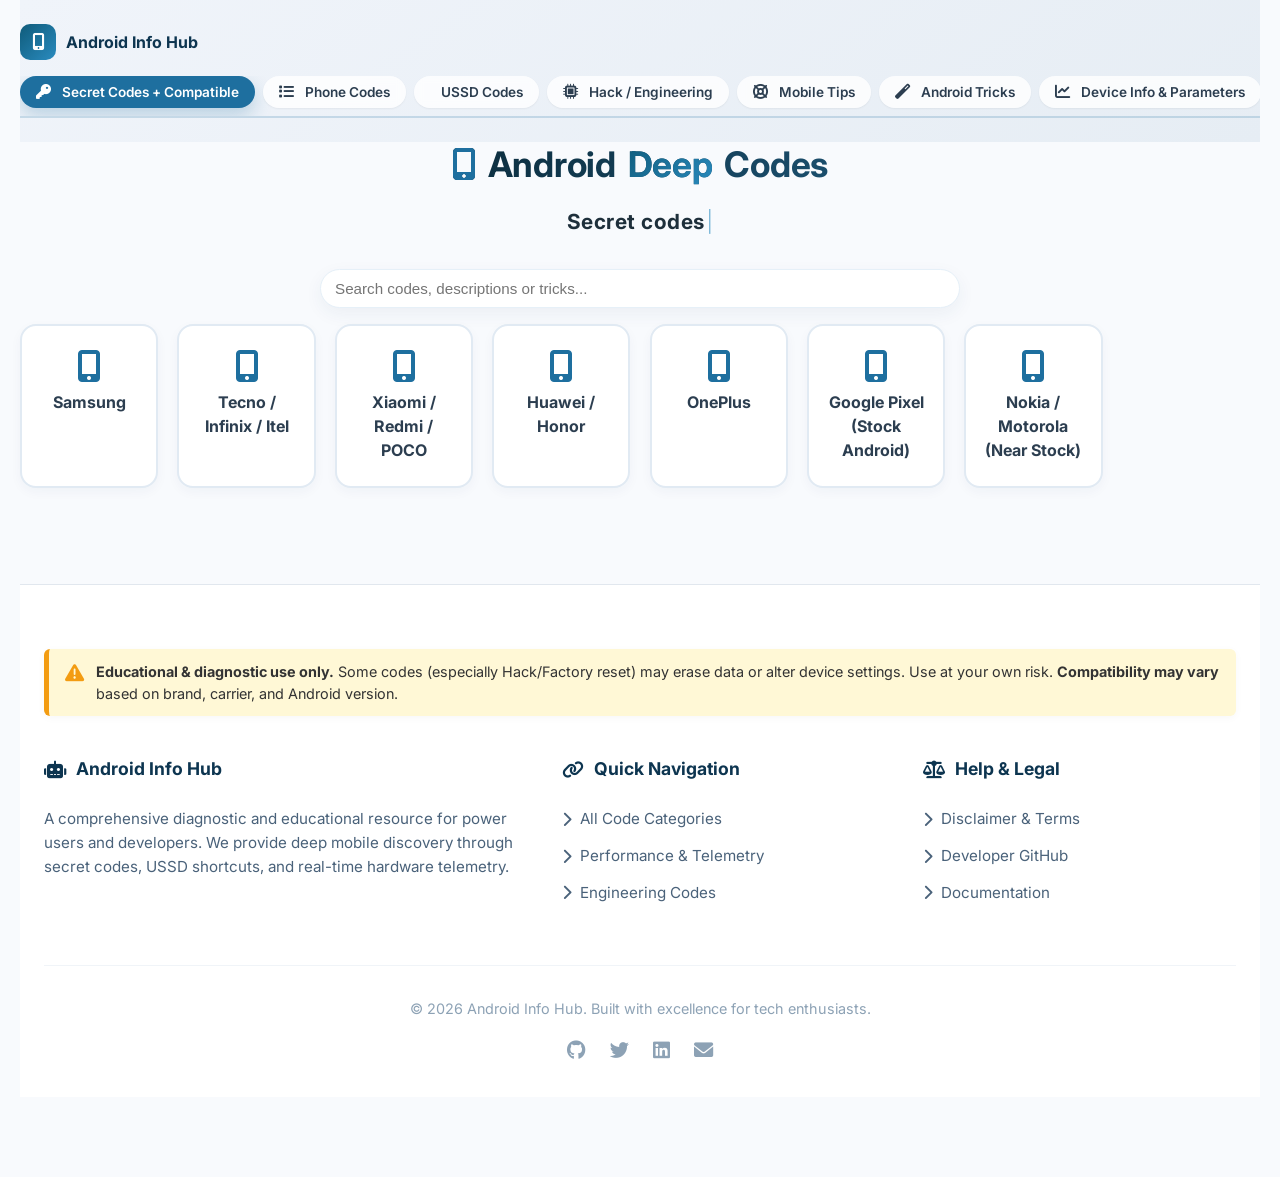
<file: index.html>
<!DOCTYPE html>
<html lang="en">
<head>
    <meta charset="UTF-8">
    <meta name="viewport" content="width=device-width, initial-scale=1.0, viewport-fit=cover, user-scalable=yes">
    <title>Android Info Hub</title>
    <link rel="stylesheet" href="https://cdnjs.cloudflare.com/ajax/libs/font-awesome/6.0.0-beta3/css/all.min.css">
    <link href="https://fonts.googleapis.com/css2?family=Inter:opsz,wght@14..32,400;14..32,500;14..32,600;14..32,700&display=swap" rel="stylesheet">
    <link rel="stylesheet" href="style.css">
</head>
<body>
<div class="container">

    <!-- nav-wrapper: hamburger + collapsible tab menu are siblings, so menu drops right below the button -->
    <div class="nav-wrapper">
        <div class="topbar">
            <div class="topbar-brand">
                <span class="topbar-logo"><i class="fas fa-mobile-alt"></i></span>
                <span class="topbar-title">Android Info Hub</span>
            </div>
            <button id="hamburgerBtn" class="hamburger" aria-label="Toggle menu"><i class="fas fa-bars"></i></button>
        </div>
        <div class="tabs-nav">
            <button class="tab-btn active" data-tab="androidTab"><i class="fas fa-key"></i> Secret Codes + Compatible</button>
            <button class="tab-btn" data-tab="phoneCodesTab"><i class="fas fa-list"></i> Phone Codes</button>
            <button class="tab-btn" data-tab="ussdTab"><i class="fas fa-dial"></i> USSD Codes</button>
            <button class="tab-btn" data-tab="hackTab"><i class="fas fa-microchip"></i> Hack / Engineering</button>
            <button class="tab-btn" data-tab="mobileTipsTab"><i class="fas fa-life-ring"></i> Mobile Tips</button>
            <button class="tab-btn" data-tab="tricksTab"><i class="fas fa-magic"></i> Android Tricks</button>
            <button class="tab-btn" data-tab="deviceTab"><i class="fas fa-chart-line"></i> Device Info &amp; Parameters</button>
        </div>
    </div>

    <div class="hero">
        <h1><i class="fas fa-mobile-alt"></i> Android <span style="background: linear-gradient(135deg,#0f5b7a,#2a8bbf); -webkit-background-clip:text; background-clip:text; color:transparent;">Deep</span> Codes</h1>
                <div class="hero-typewriter-line">
            <span id="heroTyped" class="hero-typed"></span><span class="hero-cursor">|</span>
        </div>
    </div>

  
  <!-- Global search for smart filtering (filters the active panel) -->
    <div style="display:flex; justify-content:center; margin-bottom:1rem;">
        <input id="globalSearch" class="global-search" placeholder="Search codes, descriptions or tricks..." aria-label="Search" />
    </div>

    <!-- SECRET CODES PANEL with compatibility -->
    <div id="androidTab" class="tab-pane active-pane">
        <!-- Brand Categories Grid -->
        <div id="brandsGrid" class="brands-grid"></div>
        
        <!-- Filtered Codes Section (hidden by default) -->
        <div id="brandCodesSection" style="display: none;">
            <div class="brand-header">
                <button id="backToBrandsBtn" class="action-btn back-btn"><i class="fas fa-arrow-left"></i></button>
                <h2 id="brandTitle" class="brand-title">Brand Codes</h2>
            </div>
            <div class="card-grid" id="androidCodesContainer"></div>
            <div class="footer-note" style="margin-top:1.5rem"><i class="fas fa-dialpad"></i> Dial these codes in your phone's dialer. Compatibility badges show which devices typically support each code.</div>
        </div>
    </div>

    <div id="ussdTab" class="tab-pane">
        <div class="card-grid" id="ussdCodesContainer"></div>
        <div class="footer-note" style="margin-top:1.5rem"><i class="fas fa-sim-card"></i> USSD codes vary by carrier &amp; region. Mostly work for network info &amp; call forwarding.</div>
    </div>

    <div id="hackTab" class="tab-pane">
        <div class="card-grid" id="hackCodesContainer"></div>
        <div class="disclaimer-badge" style="margin-top:1rem; background:#ffded5;">
            <i class="fas fa-skull-crosswalk"></i>
            <span><strong>⚠️ DANGER ZONE:</strong> Factory reset codes will wipe all data. Engineering menus can modify radio/network parameters. Use extreme caution.</span>
        </div>
    </div>

    <!-- PHONE CODES (embedded) -->
    <div id="phoneCodesTab" class="tab-pane">
        <div class="info-panel" style="padding:1rem; border-radius:18px; background:white;">
            <h3><i class="fas fa-list"></i> Country Phone Codes</h3>
            <iframe src="phone_codes.html" title="Phone Codes" style="width:100%; height:600px; border:0; border-radius:12px; margin-top:0.8rem;"></iframe>
            <div class="footer-note" style="margin-top:0.8rem;">Embedded phone codes viewer. Open in a new tab if needed.</div>
        </div>
    </div>

    <!-- ANDROID TRICKS PANEL -->
    <div id="tricksTab" class="tab-pane">
        <div class="info-panel" style="background: white; border-radius: 28px; padding: 1.5rem;">
            <h3 style="margin-bottom: 1.5rem;"><i class="fas fa-lightbulb"></i> Useful Android Tricks &amp; Tweaks</h3>
            <div class="tricks-grid" id="tricksContainer">
                <!-- dynamic cards injected via JS -->
            </div>
            <div class="footer-note" style="margin-top: 1.5rem; text-align: left; background: #eef2fa; padding: 1rem; border-radius: 20px;">
                <i class="fas fa-info-circle"></i> These tips work on most Android devices (Android 9+). Some may require minor adjustments per manufacturer.
            </div>
        </div>
    </div>

    <!-- MOBILE TIPS PANEL -->
    <div id="mobileTipsTab" class="tab-pane">
        <div class="info-panel" style="background: white; border-radius: 28px; padding: 1.5rem;">
            <h3 style="margin-bottom: 1.5rem;"><i class="fas fa-lightbulb"></i> Practical Mobile Tips</h3>
            <div class="tricks-grid" id="mobileTipsContainer"></div>
            <div class="footer-note" style="margin-top:1.5rem; background:#eef2fa; padding:1rem; border-radius:20px;">
                <i class="fas fa-android"></i> These tips work on most Android devices (Android 9+). Some settings may vary by brand.
            </div>
        </div>
    </div>

    <div id="deviceTab" class="tab-pane">
        <div class="info-panel">
            <div style="display: flex; justify-content: space-between; align-items: center; flex-wrap: wrap; margin-bottom: 1.5rem;">
                <h3><i class="fas fa-tachometer-alt"></i> On-Device Telemetry Dashboard</h3>
                <button class="refresh-btn" id="refreshDeviceInfo"><i class="fas fa-sync-alt"></i> Run Diagnostics</button>
            </div>

            <!-- 1. Identity & Core Info -->
            <div class="telemetry-section">
                <h4><i class="fas fa-fingerprint"></i> 1. Device Identity & Core Info</h4>
                <div id="identityGrid" class="info-grid"></div>
            </div>

            <!-- 2. Hardware Health & Performance -->
            <div class="telemetry-section">
                <h4><i class="fas fa-heartbeat"></i> 2. Hardware Health & Resource Metrics</h4>
                <div id="healthGrid" class="info-grid"></div>
            </div>

            <!-- 3. Connectivity & Environment -->
            <div class="telemetry-section">
                <h4><i class="fas fa-wifi"></i> 3. Connectivity & Environment</h4>
                <div id="connectivityGrid" class="info-grid"></div>
            </div>

            <!-- 4. Software & Application Metrics -->
            <div class="telemetry-section">
                <h4><i class="fas fa-box-open"></i> 4. Software & Application Metrics</h4>
                <div id="softwareGrid" class="info-grid"></div>
            </div>
        </div>
    </div>

    <footer class="main-footer">
        <div class="global-warning-banner">
            <i class="fas fa-exclamation-triangle"></i>
            <div>
                <strong>Educational & diagnostic use only.</strong> Some codes (especially Hack/Factory reset) may erase data or alter device settings. Use at your own risk. <strong>Compatibility may vary</strong> based on brand, carrier, and Android version.
            </div>
        </div>
        <div class="footer-grid">
            <div class="footer-column">
                <h4><i class="fas fa-robot"></i> Android Info Hub</h4>
                <p>A comprehensive diagnostic and educational resource for power users and developers. We provide deep mobile discovery through secret codes, USSD shortcuts, and real-time hardware telemetry.</p>
            </div>
            <div class="footer-column">
                <h4><i class="fas fa-link"></i> Quick Navigation</h4>
                <ul class="footer-links-list">
                    <li><a href="javascript:void(0)" onclick="document.querySelector('[data-tab=androidTab]').click()"><i class="fas fa-chevron-right"></i> All Code Categories</a></li>
                    <li><a href="javascript:void(0)" onclick="document.querySelector('[data-tab=deviceTab]').click()"><i class="fas fa-chevron-right"></i> Performance & Telemetry</a></li>
                    <li><a href="javascript:void(0)" onclick="document.querySelector('[data-tab=hackTab]').click()"><i class="fas fa-chevron-right"></i> Engineering Codes</a></li>
                </ul>
            </div>
            <div class="footer-column">
                <h4><i class="fas fa-balance-scale"></i> Help & Legal</h4>
                <ul class="footer-links-list">
                    <li><a href="disclaimer.html"><i class="fas fa-chevron-right"></i> Disclaimer & Terms</a></li>
                    <li><a href="https://github.com/devwhitewizard" target="_blank"><i class="fas fa-chevron-right"></i> Developer GitHub</a></li>
                    <li><a href="README.md"><i class="fas fa-chevron-right"></i> Documentation</a></li>
                </ul>
            </div>
        </div>
        <div class="footer-bottom">
            <p>&copy; 2026 Android Info Hub. Built with excellence for tech enthusiasts.</p>
            <div class="footer-socials">
                <a href="#"><i class="fab fa-github"></i></a>
                <a href="#"><i class="fab fa-twitter"></i></a>
                <a href="#"><i class="fab fa-linkedin"></i></a>
                <a href="#"><i class="fas fa-envelope"></i></a>
            </div>
        </div>
    </footer>
</div>
<div id="toastMsg" class="toast-msg">✅ Copied to clipboard</div>

<script src="script.js"></script>

<script>
    // Typewriter effect for hero section   
(function () {
  const phrases = [
    "Secret codes",
    "USSD commands",
    "Diagnostic tools",
    "Device telemetry",
    "Compatibility guides"
  ];
  const el = document.getElementById("heroTyped");
  let phraseIdx = 0, charIdx = 0, deleting = false;
  const typeSpeed = 70, deleteSpeed = 40, pauseAfterType = 1600, pauseAfterDelete = 400;

  function tick() {
    const current = phrases[phraseIdx];
    if (!deleting) {
      el.textContent = current.slice(0, ++charIdx);
      if (charIdx === current.length) {
        deleting = true;
        return setTimeout(tick, pauseAfterType);
      }
      setTimeout(tick, typeSpeed);
    } else {
      el.textContent = current.slice(0, --charIdx);
      if (charIdx === 0) {
        deleting = false;
        phraseIdx = (phraseIdx + 1) % phrases.length;
        return setTimeout(tick, pauseAfterDelete);
      }
      setTimeout(tick, deleteSpeed);
    }
  }
  setTimeout(tick, 500);
})();
</script>
</body>
</html>
</file>
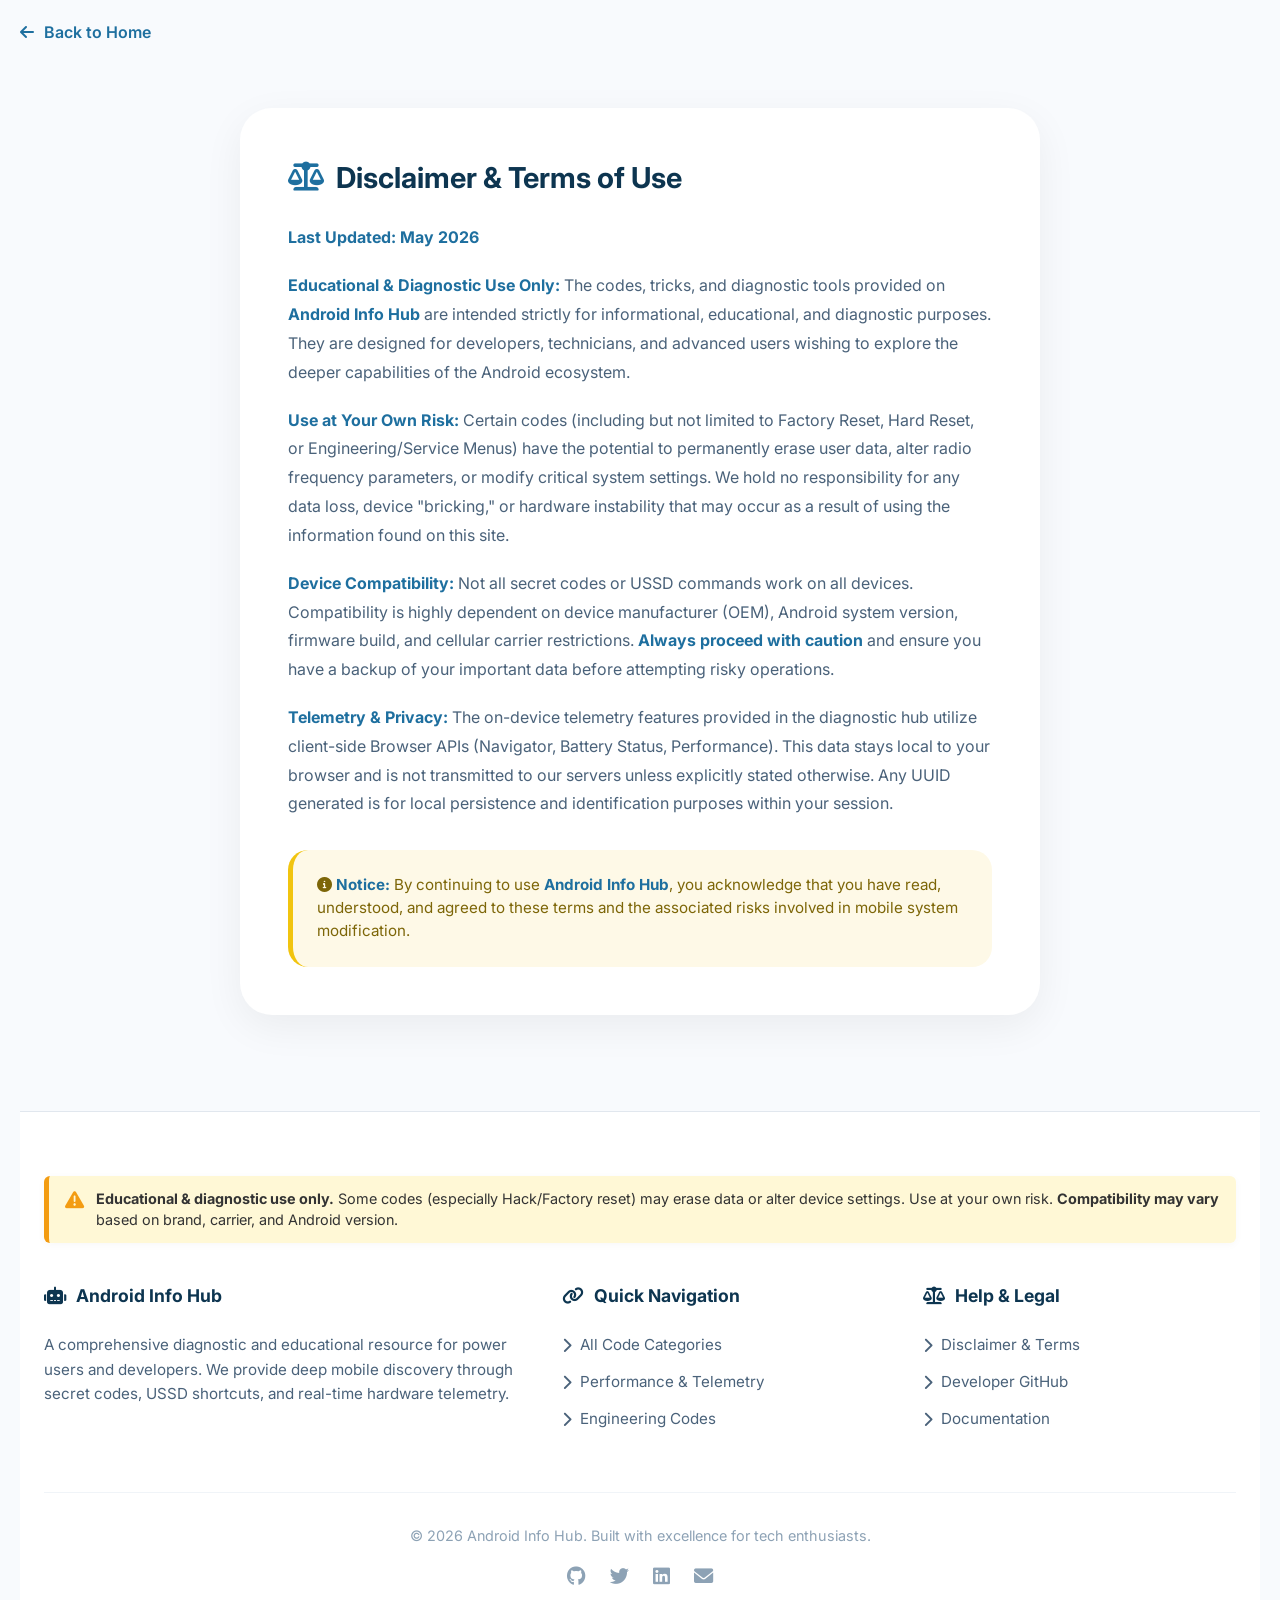
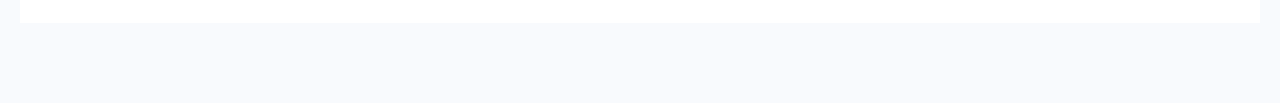
<file: disclaimer.html>
<!DOCTYPE html>
<html lang="en">
<head>
    <meta charset="UTF-8">
    <meta name="viewport" content="width=device-width, initial-scale=1.0, viewport-fit=cover">
    <title>Disclaimer & Terms - Android Info Hub</title>
    <link rel="stylesheet" href="https://cdnjs.cloudflare.com/ajax/libs/font-awesome/6.0.0-beta3/css/all.min.css">
    <link href="https://fonts.googleapis.com/css2?family=Inter:opsz,wght@14..32,400;14..32,500;14..32,600;14..32,700&display=swap" rel="stylesheet">
    <link rel="stylesheet" href="style.css">
    <style>
        .disclaimer-page {
            max-width: 800px;
            margin: 2rem auto;
            background: white;
            padding: 3rem;
            border-radius: 32px;
            box-shadow: 0 12px 40px rgba(0,0,0,0.06);
        }
        .back-home {
            display: inline-flex;
            align-items: center;
            gap: 10px;
            color: #1e6f9f;
            text-decoration: none;
            font-weight: 600;
            margin-bottom: 2rem;
            transition: 0.2s;
        }
        .back-home:hover {
            transform: translateX(-5px);
            color: #0d3550;
        }
        h2 {
            color: #0d3550;
            margin-bottom: 1.5rem;
            font-size: 1.8rem;
            display: flex;
            align-items: center;
            gap: 12px;
        }
        .legal-content p {
            line-height: 1.8;
            color: #4a627a;
            margin-bottom: 1.2rem;
        }
        .legal-content strong {
            color: #1e6f9f;
        }
        .notice-box {
            margin-top: 2rem;
            padding: 1.5rem;
            background: #fef9e7;
            border-radius: 20px;
            border-left: 5px solid #f1c40f;
            color: #7d6608;
            font-size: 0.95rem;
        }
    </style>
</head>
<body>
    <div class="container">
        <a href="index.html" class="back-home"><i class="fas fa-arrow-left"></i> Back to Home</a>
        
        <div class="disclaimer-page">
            <h2><i class="fas fa-balance-scale" style="color: #1e6f9f;"></i> Disclaimer & Terms of Use</h2>
            
            <div class="legal-content">
                <p><strong>Last Updated: May 2026</strong></p>
                
                <p><strong>Educational & Diagnostic Use Only:</strong> 
                The codes, tricks, and diagnostic tools provided on <strong>Android Info Hub</strong> are intended strictly for informational, educational, and diagnostic purposes. They are designed for developers, technicians, and advanced users wishing to explore the deeper capabilities of the Android ecosystem.</p>
                
                <p><strong>Use at Your Own Risk:</strong> 
                Certain codes (including but not limited to Factory Reset, Hard Reset, or Engineering/Service Menus) have the potential to permanently erase user data, alter radio frequency parameters, or modify critical system settings. We hold no responsibility for any data loss, device "bricking," or hardware instability that may occur as a result of using the information found on this site.</p>
                
                <p><strong>Device Compatibility:</strong> 
                Not all secret codes or USSD commands work on all devices. Compatibility is highly dependent on device manufacturer (OEM), Android system version, firmware build, and cellular carrier restrictions. <strong>Always proceed with caution</strong> and ensure you have a backup of your important data before attempting risky operations.</p>
                
                <p><strong>Telemetry & Privacy:</strong> 
                The on-device telemetry features provided in the diagnostic hub utilize client-side Browser APIs (Navigator, Battery Status, Performance). This data stays local to your browser and is not transmitted to our servers unless explicitly stated otherwise. Any UUID generated is for local persistence and identification purposes within your session.</p>

                <div class="notice-box">
                    <i class="fas fa-info-circle"></i> <strong>Notice:</strong> 
                    By continuing to use <strong>Android Info Hub</strong>, you acknowledge that you have read, understood, and agreed to these terms and the associated risks involved in mobile system modification.
                </div>
            </div>
        </div>
        
        <footer class="main-footer">
            <div class="global-warning-banner">
                <i class="fas fa-exclamation-triangle"></i>
                <div>
                    <strong>Educational & diagnostic use only.</strong> Some codes (especially Hack/Factory reset) may erase data or alter device settings. Use at your own risk. <strong>Compatibility may vary</strong> based on brand, carrier, and Android version.
                </div>
            </div>
            <div class="footer-grid">
                <div class="footer-column">
                    <h4><i class="fas fa-robot"></i> Android Info Hub</h4>
                    <p>A comprehensive diagnostic and educational resource for power users and developers. We provide deep mobile discovery through secret codes, USSD shortcuts, and real-time hardware telemetry.</p>
                </div>
                <div class="footer-column">
                    <h4><i class="fas fa-link"></i> Quick Navigation</h4>
                    <ul class="footer-links-list">
                        <li><a href="index.html"><i class="fas fa-chevron-right"></i> All Code Categories</a></li>
                        <li><a href="index.html"><i class="fas fa-chevron-right"></i> Performance & Telemetry</a></li>
                        <li><a href="index.html"><i class="fas fa-chevron-right"></i> Engineering Codes</a></li>
                    </ul>
                </div>
                <div class="footer-column">
                    <h4><i class="fas fa-balance-scale"></i> Help & Legal</h4>
                    <ul class="footer-links-list">
                        <li><a href="disclaimer.html"><i class="fas fa-chevron-right"></i> Disclaimer & Terms</a></li>
                        <li><a href="https://github.com/devwhitewizard" target="_blank"><i class="fas fa-chevron-right"></i> Developer GitHub</a></li>
                        <li><a href="README.md"><i class="fas fa-chevron-right"></i> Documentation</a></li>
                    </ul>
                </div>
            </div>
            <div class="footer-bottom">
                <p>&copy; 2026 Android Info Hub. Built with excellence for tech enthusiasts.</p>
                <div class="footer-socials">
                    <a href="#"><i class="fab fa-github"></i></a>
                    <a href="#"><i class="fab fa-twitter"></i></a>
                    <a href="#"><i class="fab fa-linkedin"></i></a>
                    <a href="#"><i class="fas fa-envelope"></i></a>
                </div>
            </div>
        </footer>
    </div>
</body>
</html>
</file>
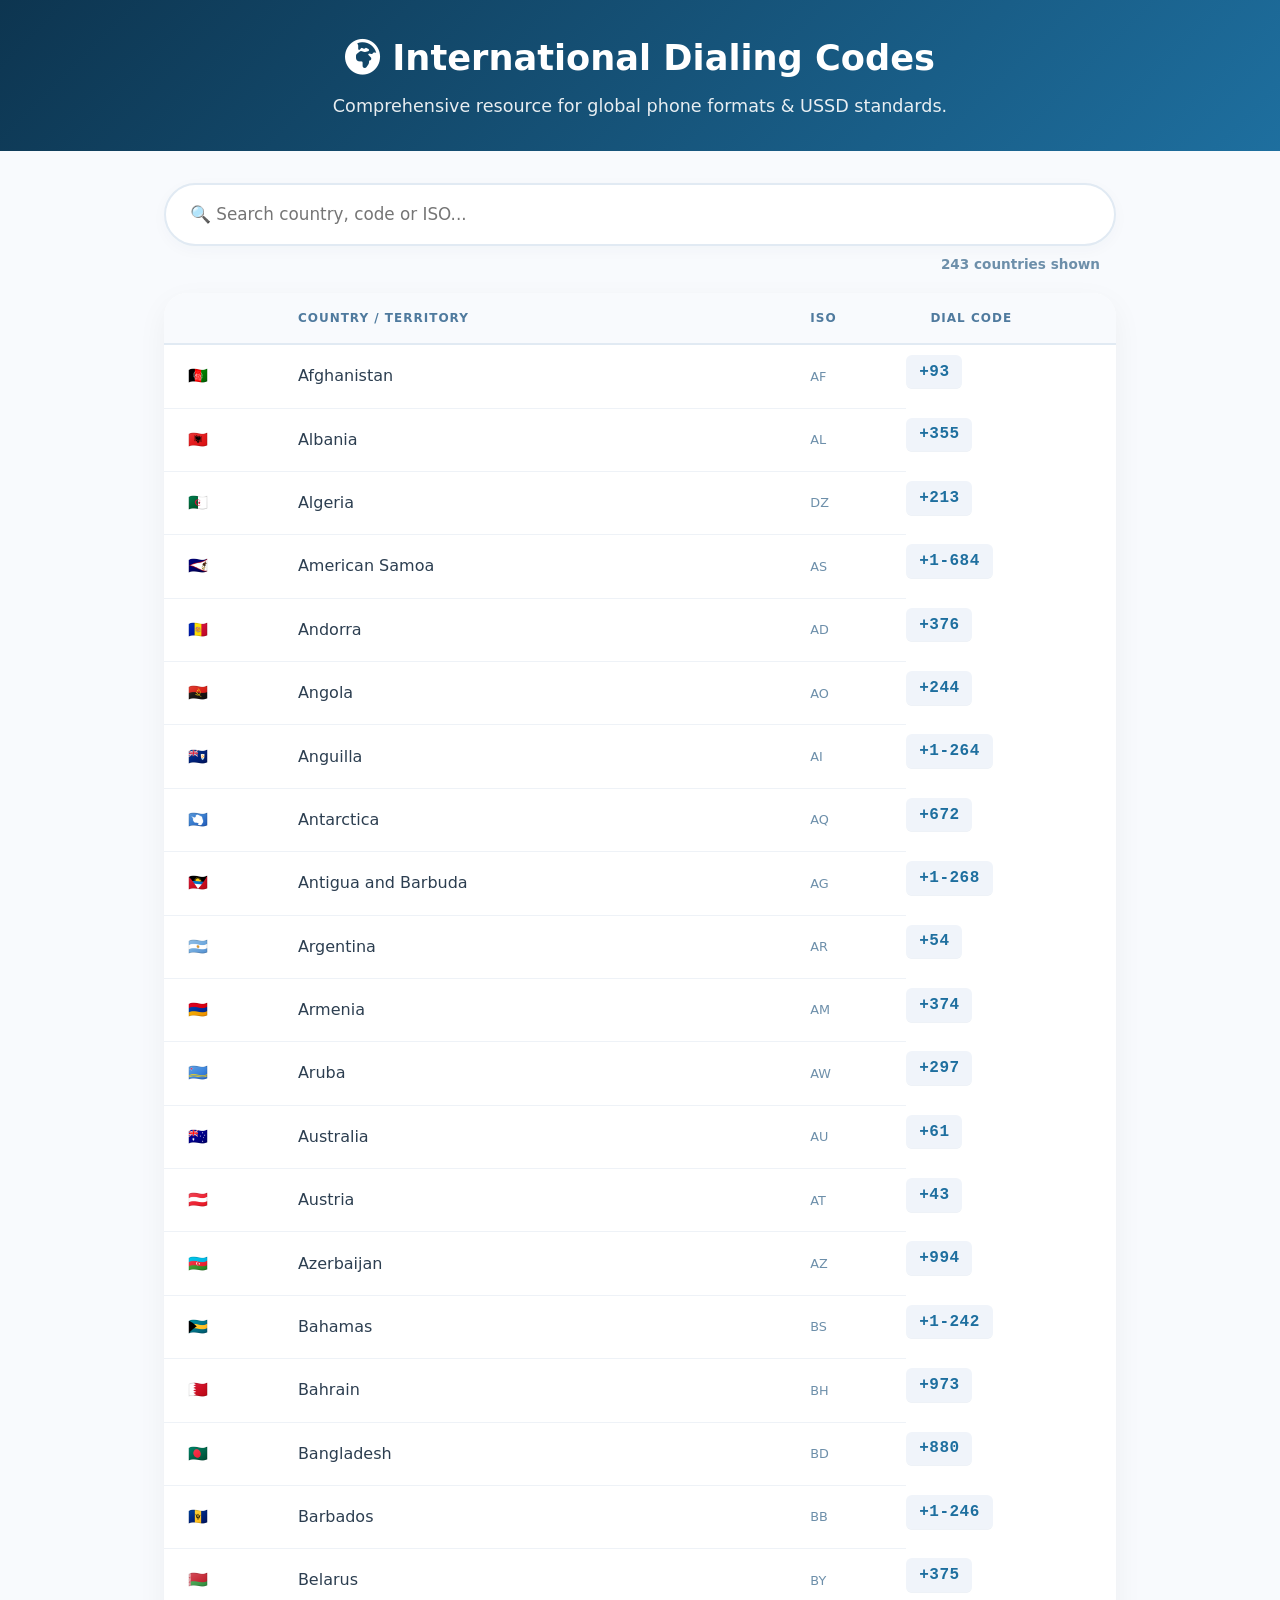
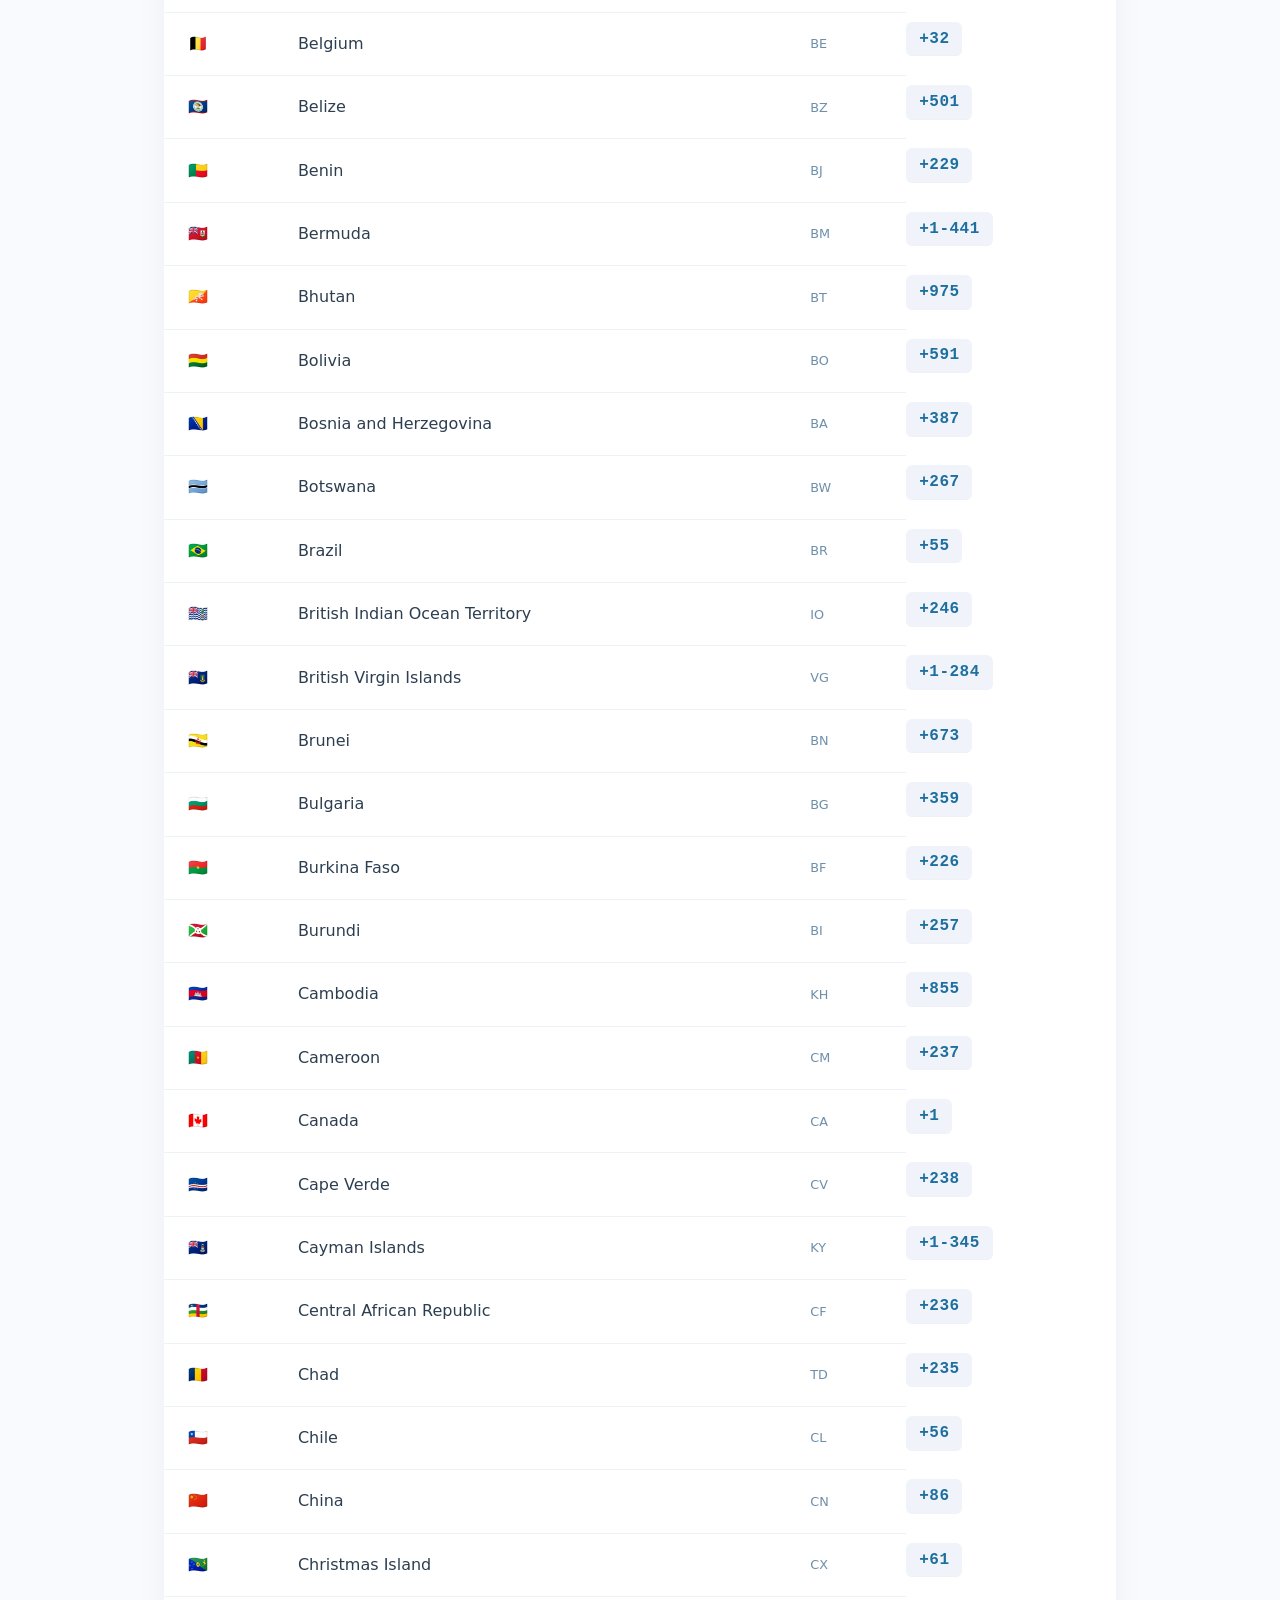
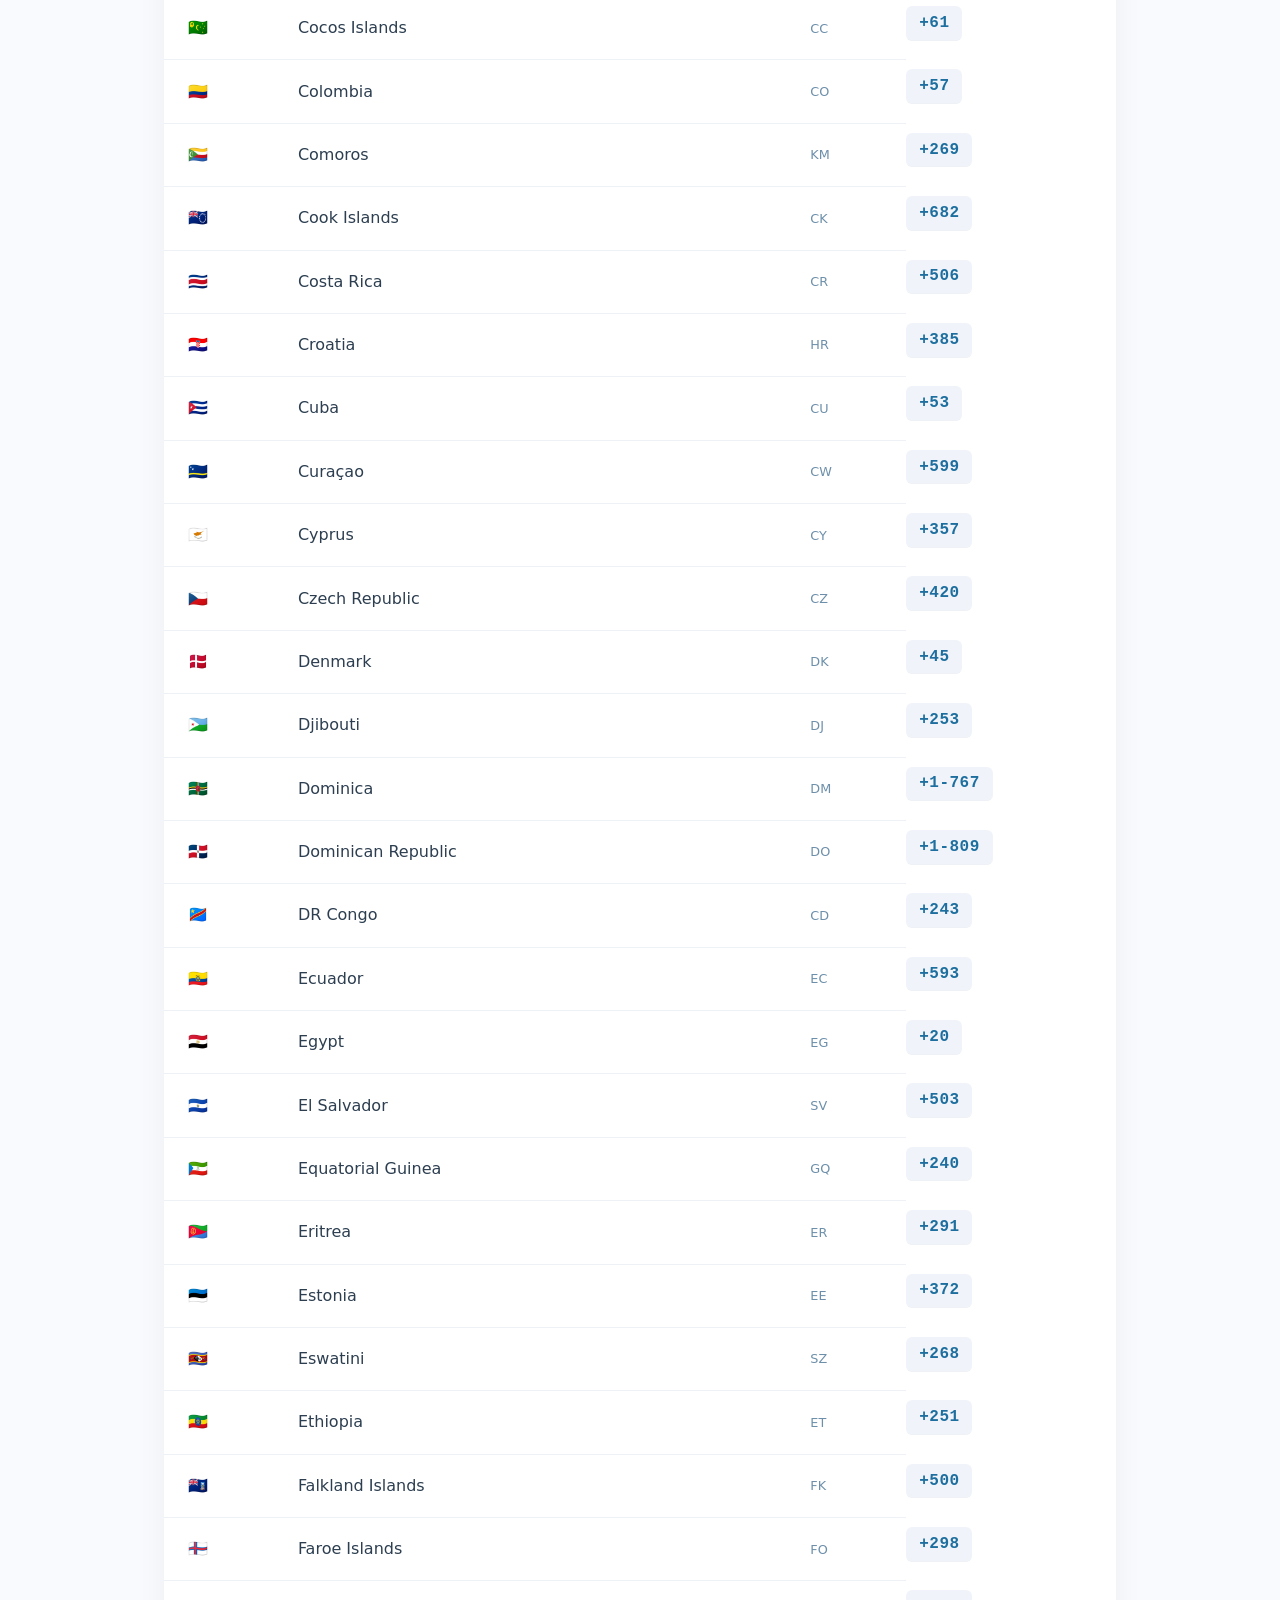
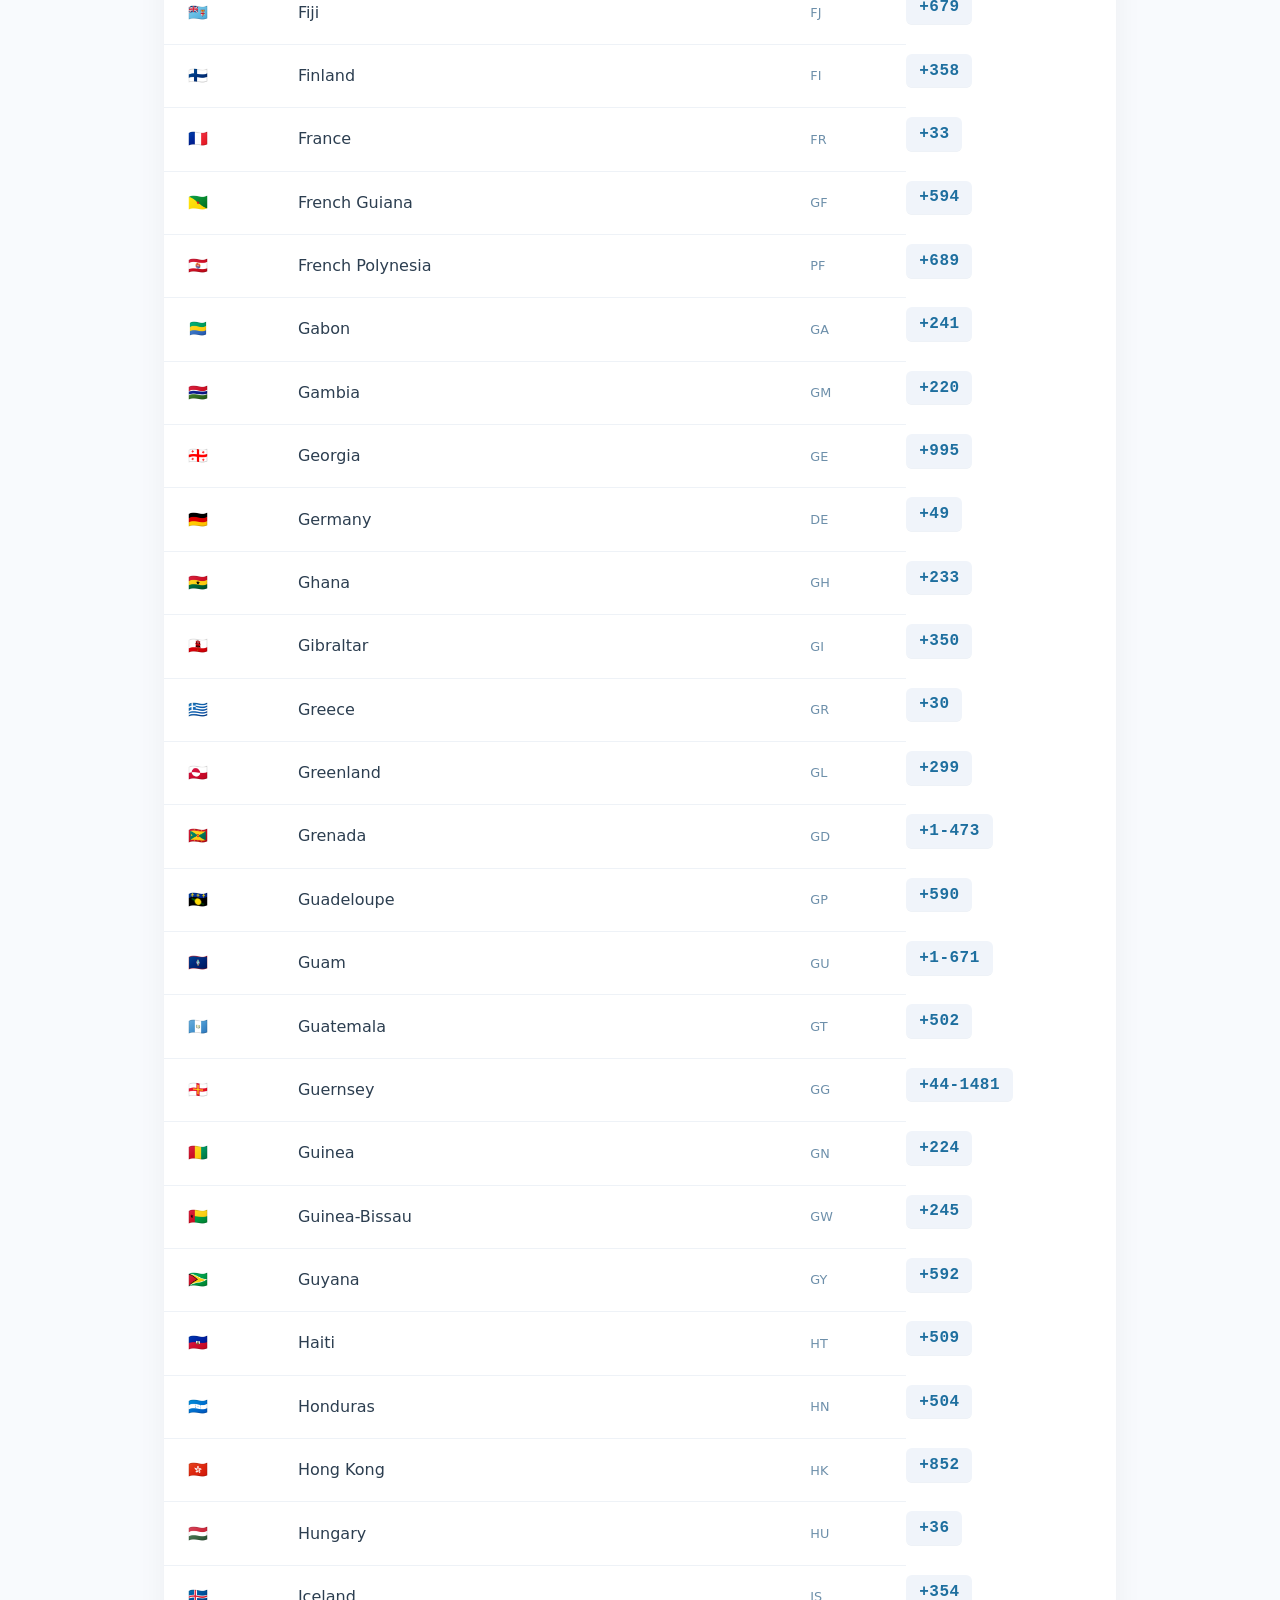
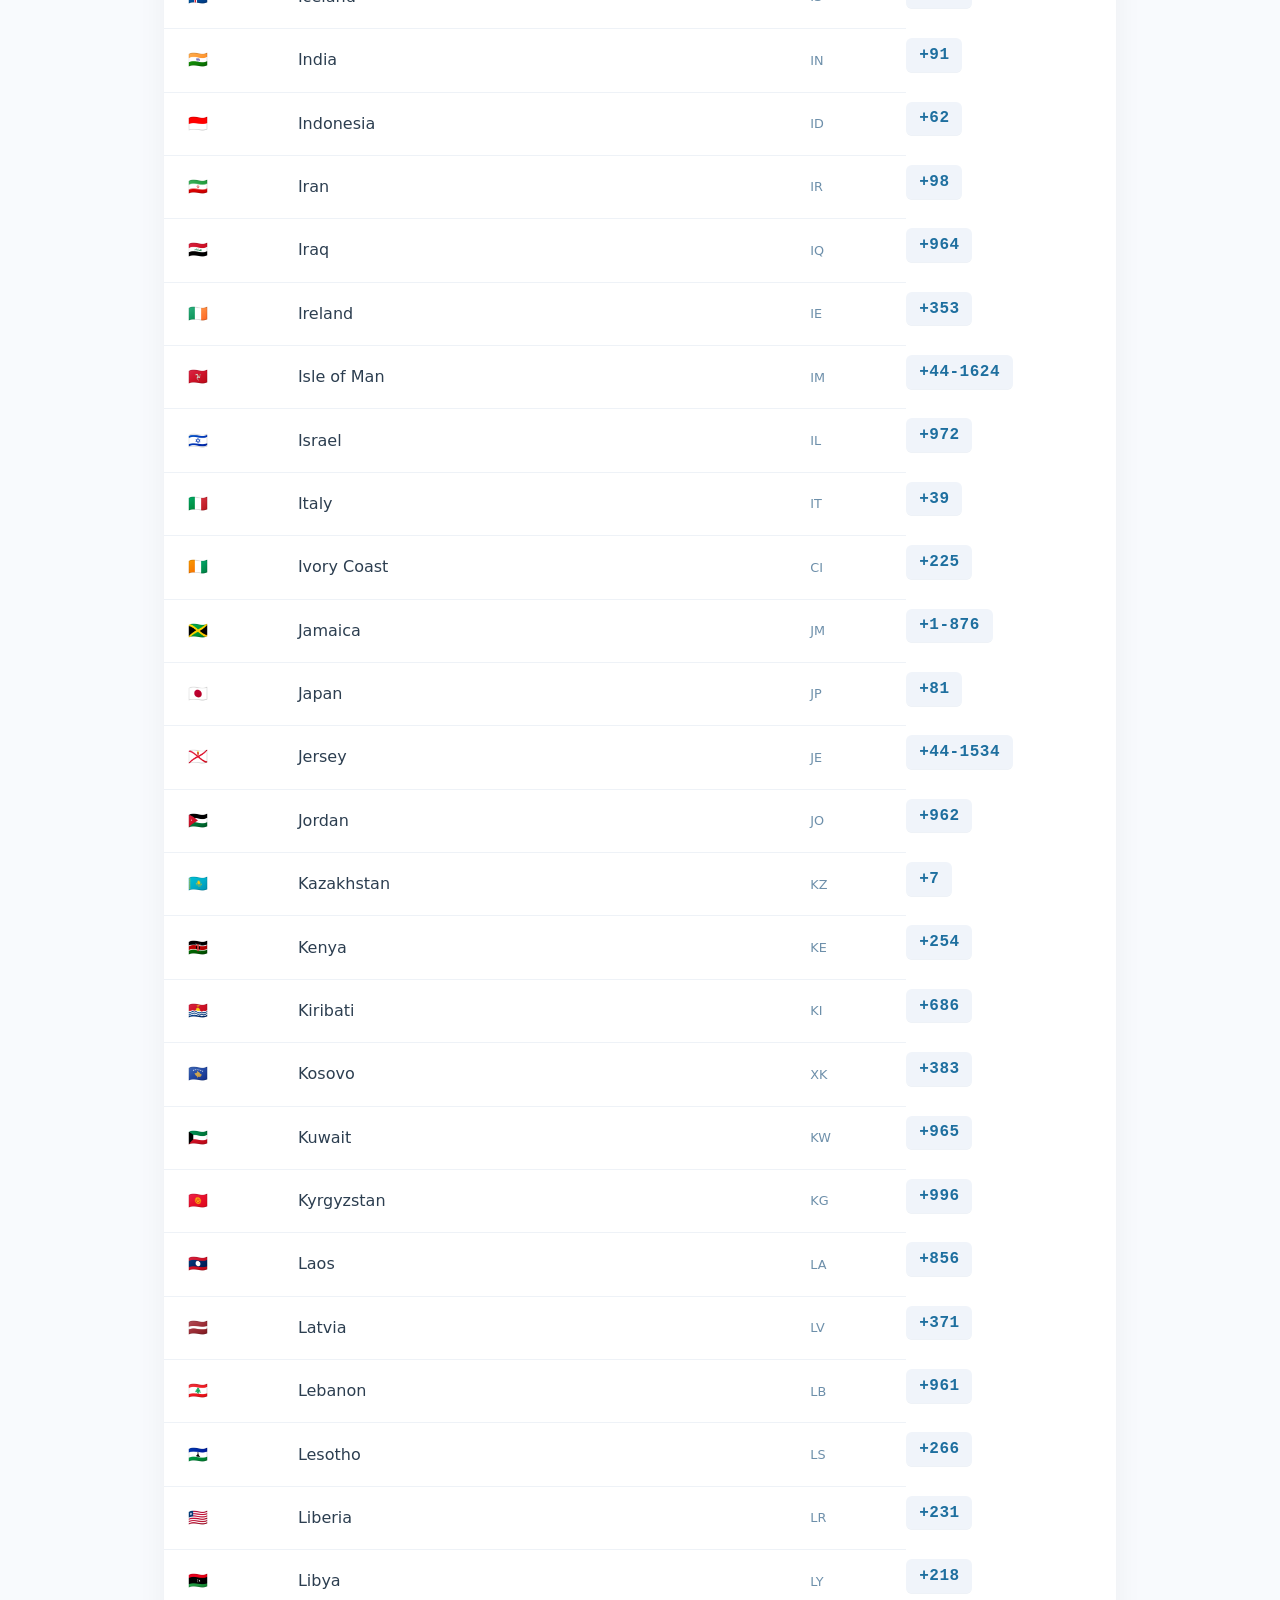
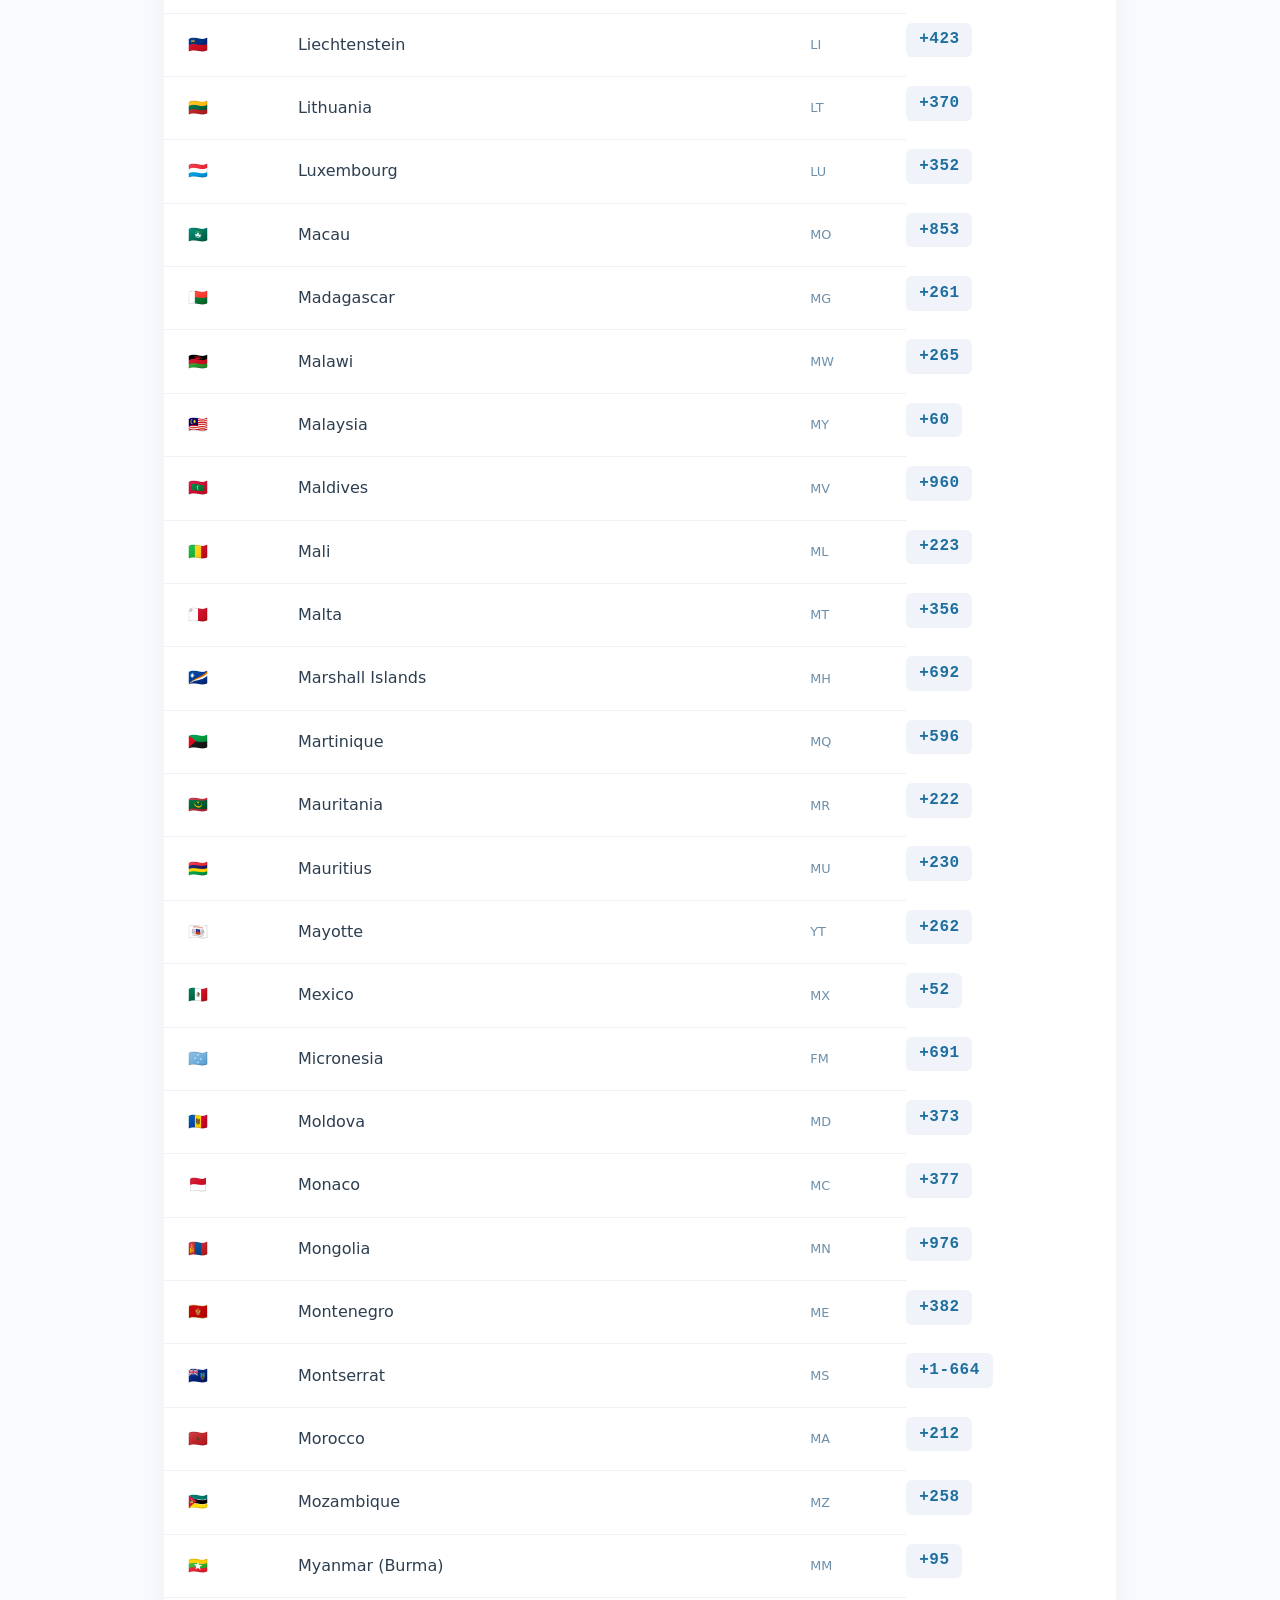
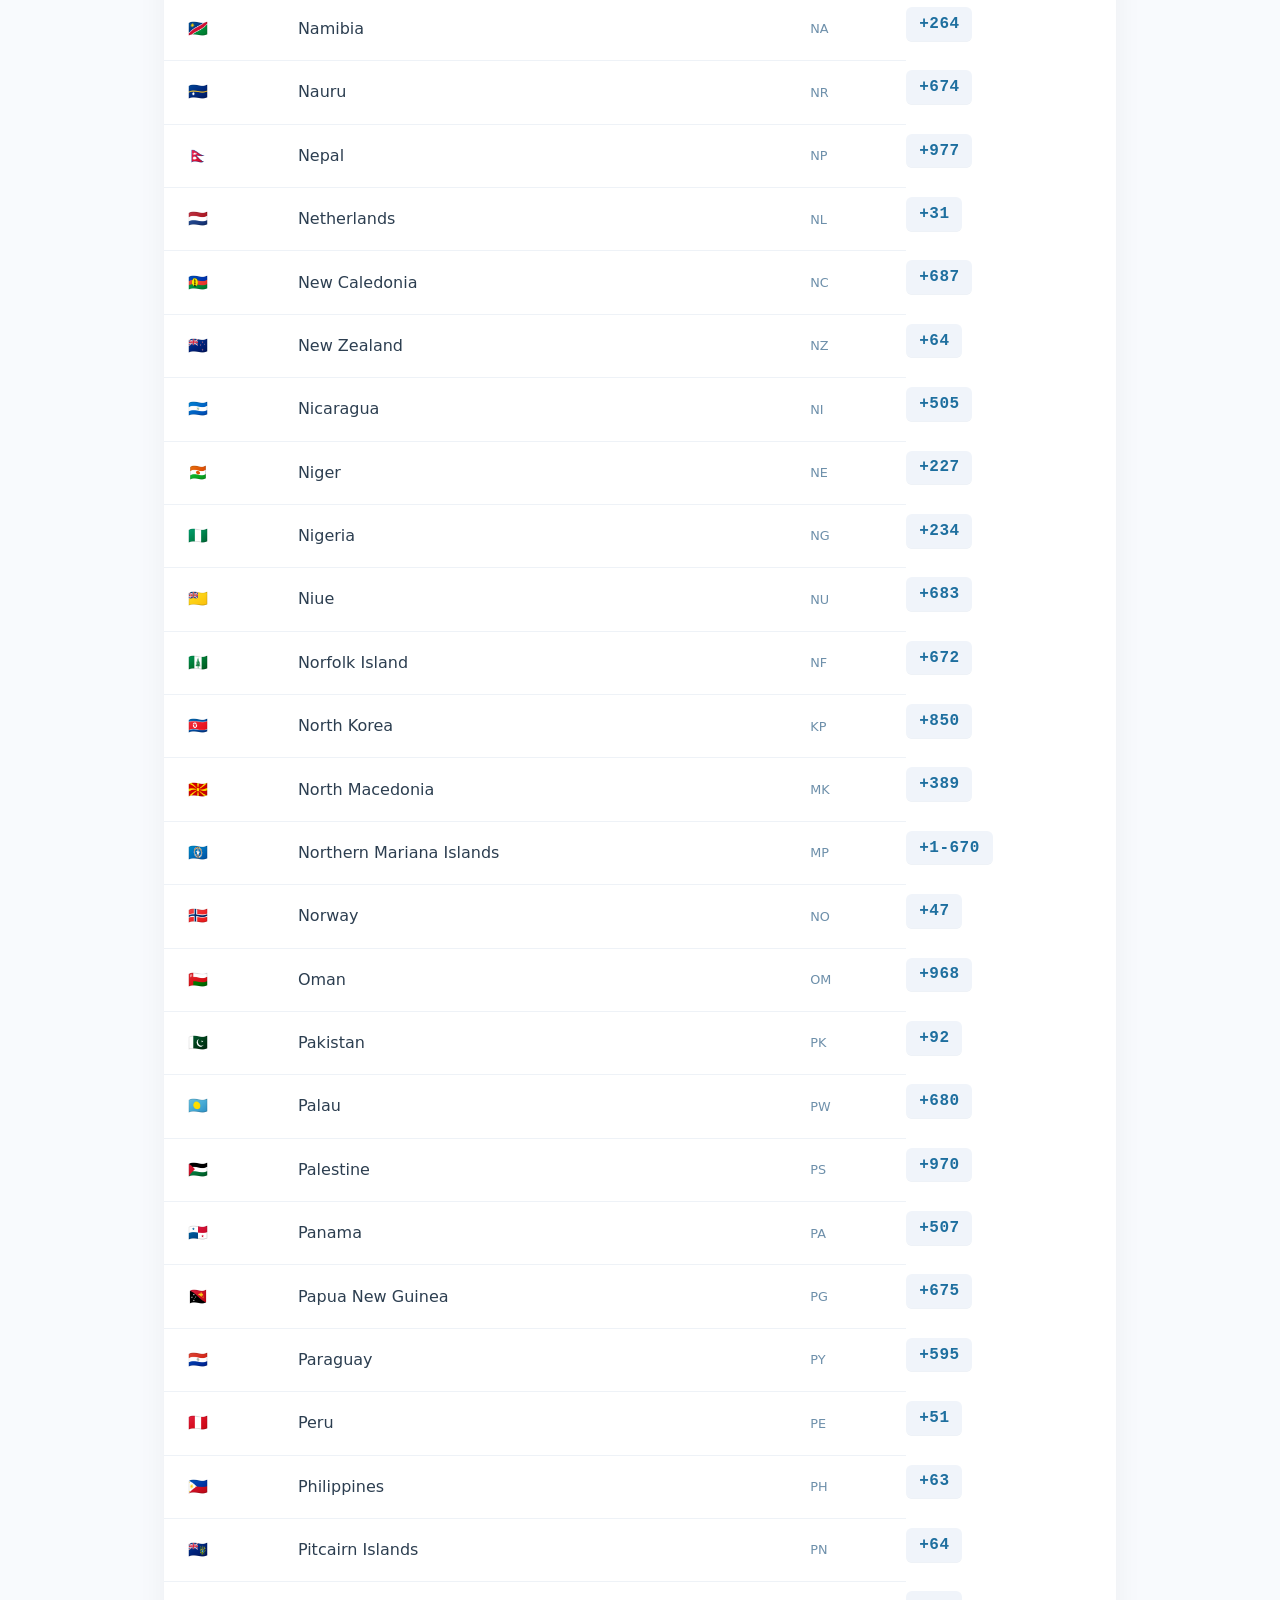
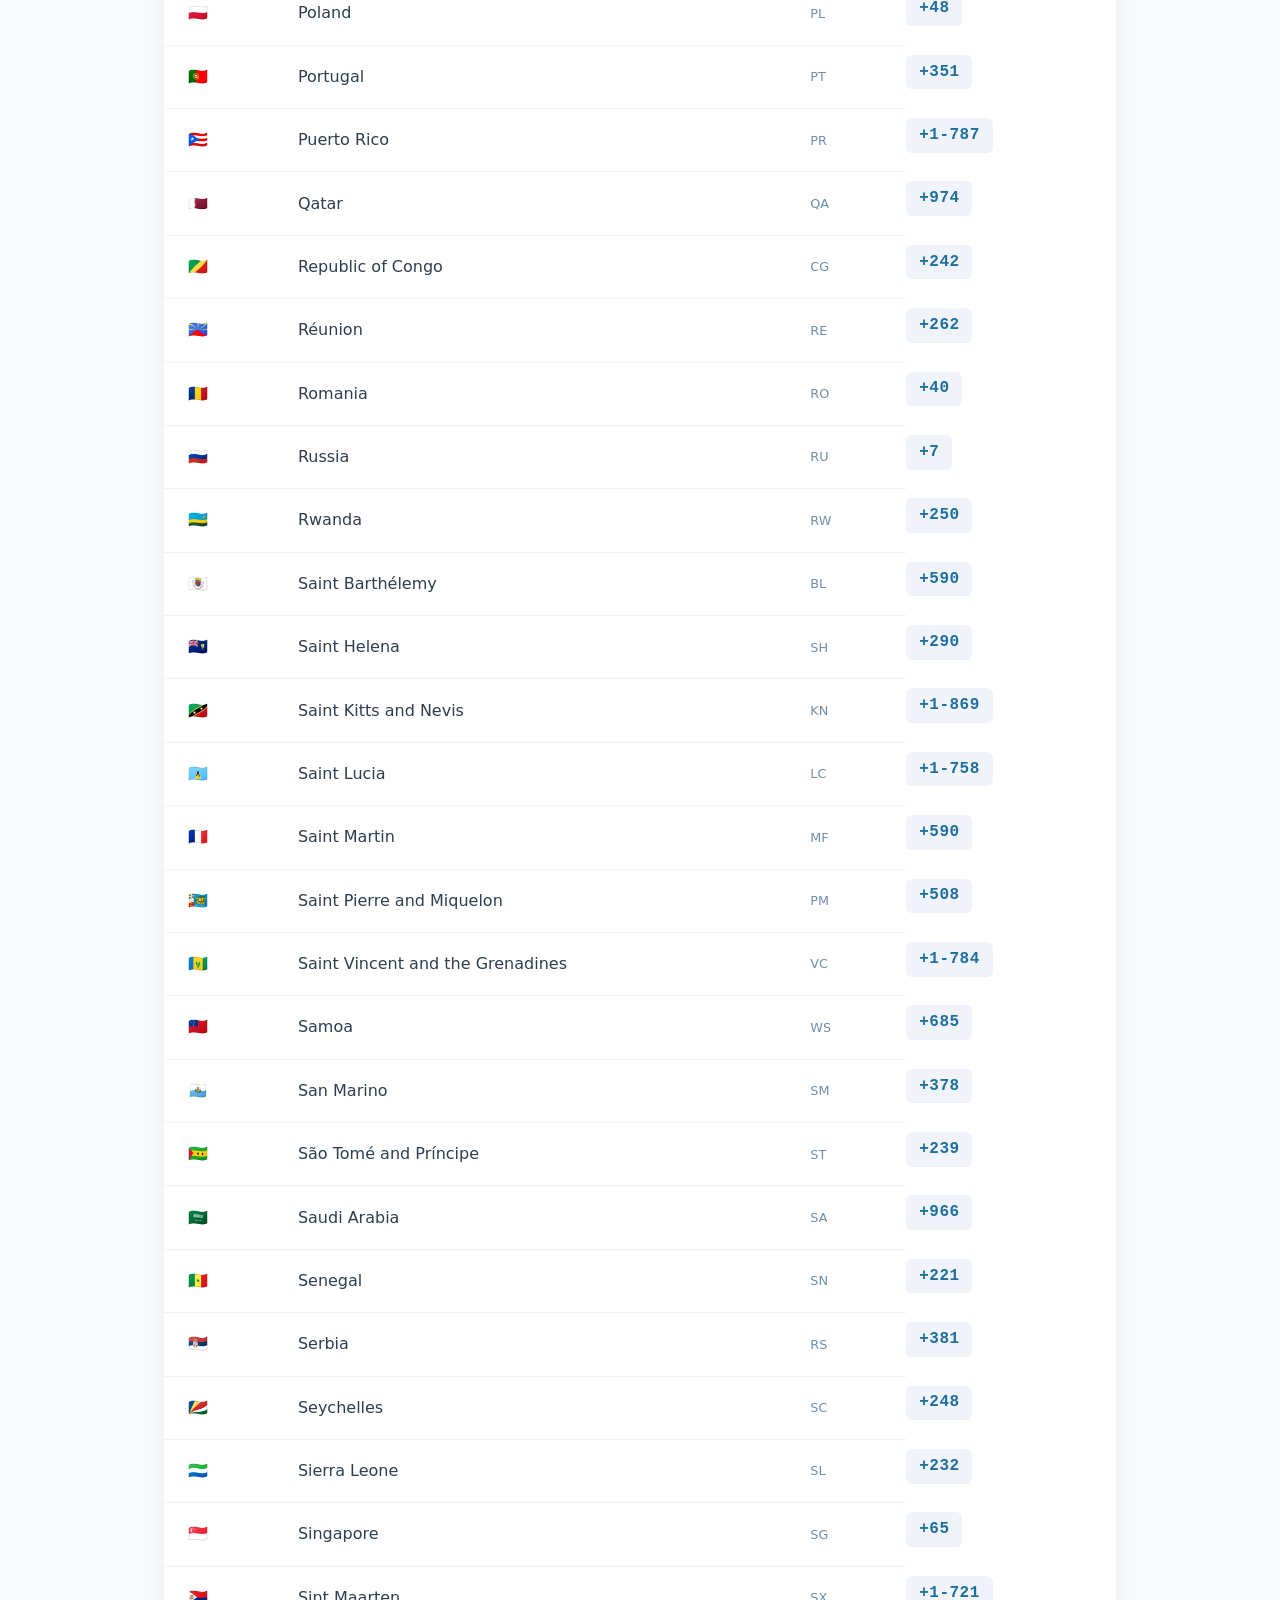
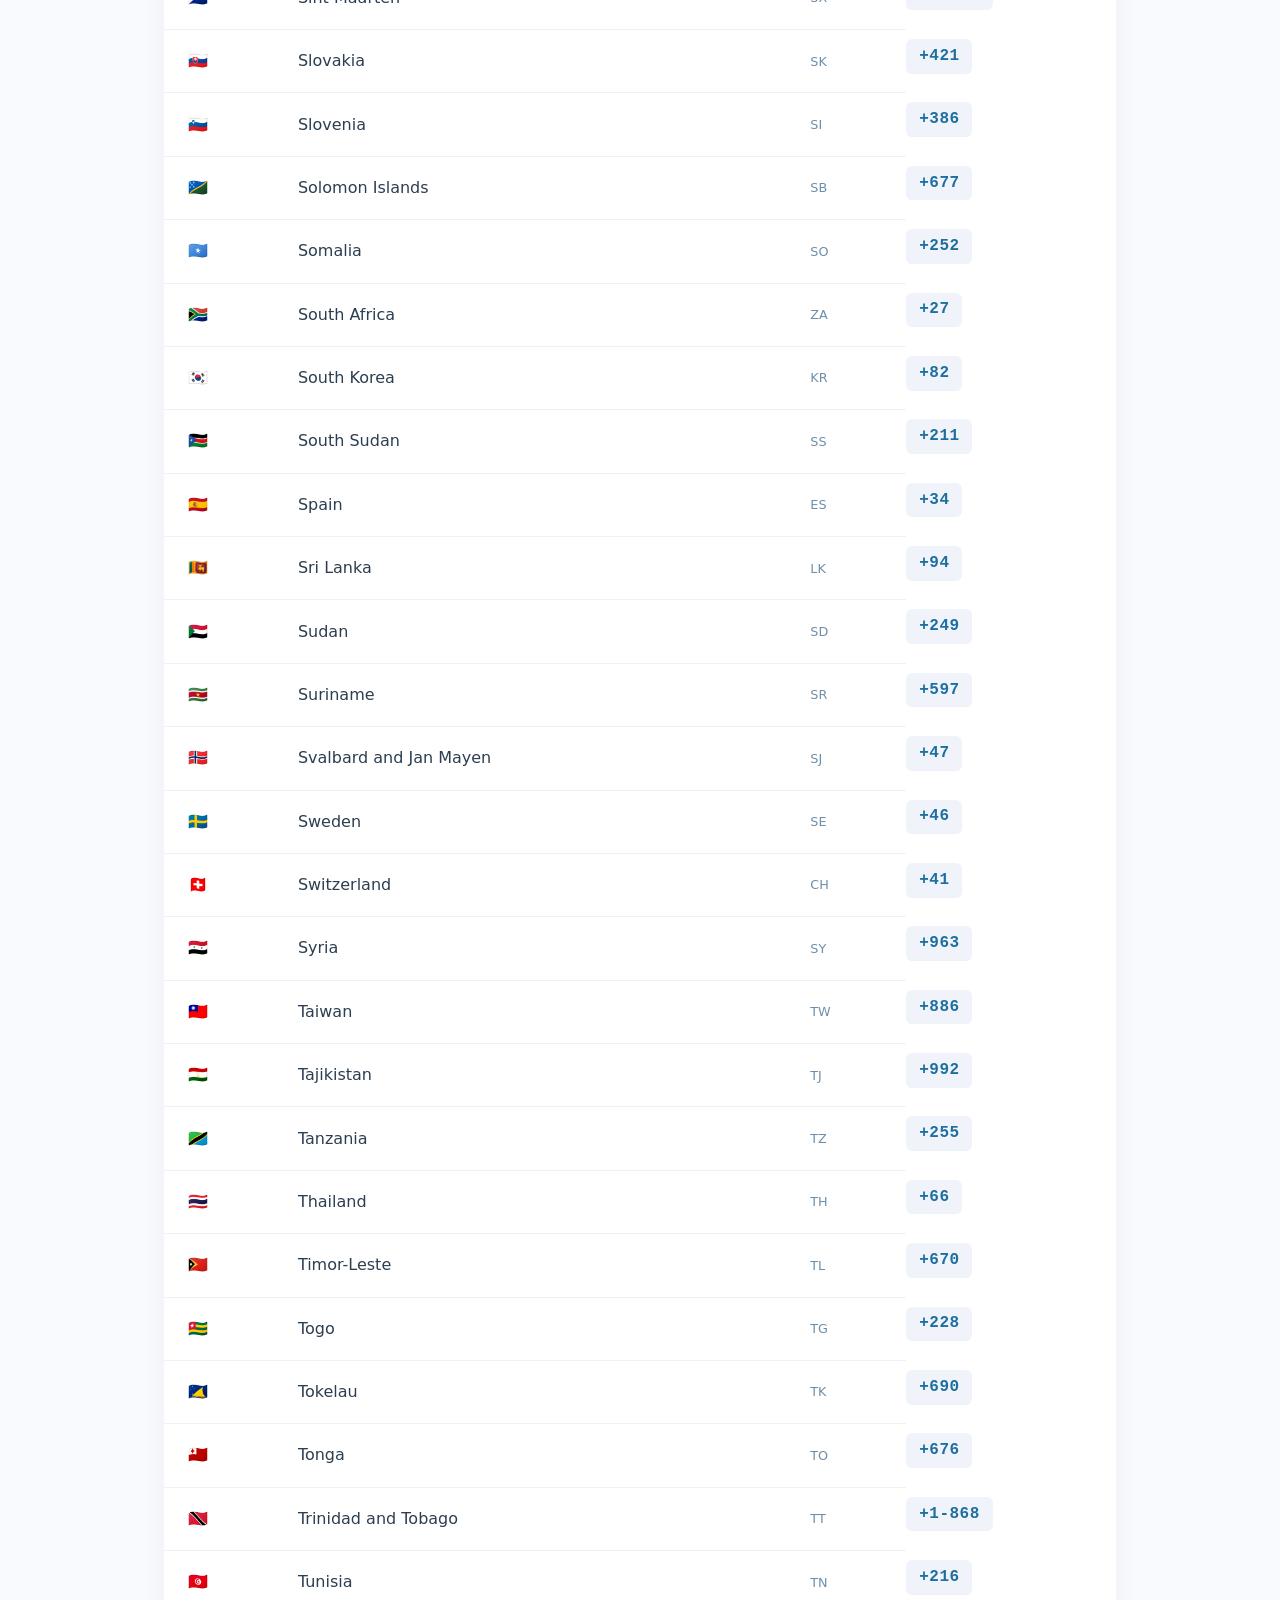
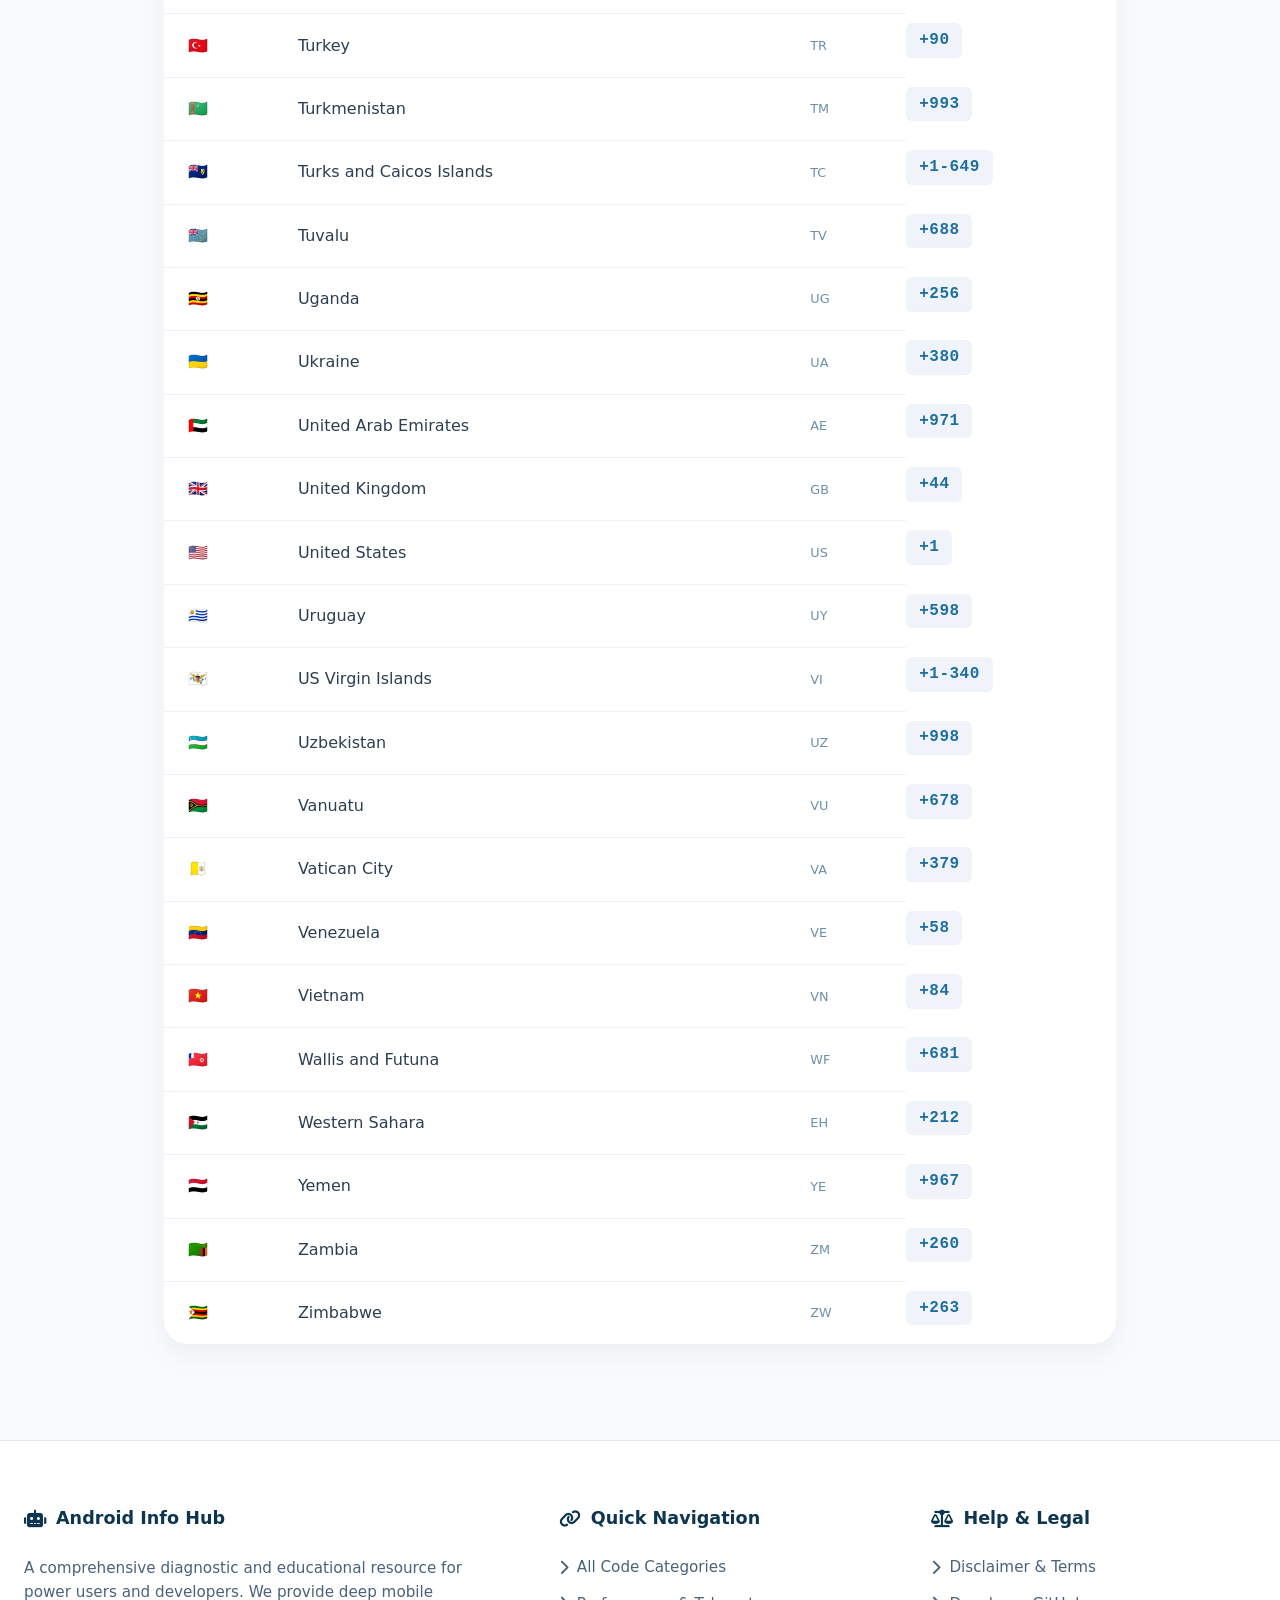
<file: phone_codes.html>
<!DOCTYPE html>
<html lang="en">
<head>
  <meta charset="UTF-8">
  <meta name="viewport" content="width=device-width, initial-scale=1.0">
  <link rel="stylesheet" href="style.css">
  <link rel="stylesheet" href="https://cdnjs.cloudflare.com/ajax/libs/font-awesome/6.0.0-beta3/css/all.min.css">
</head>
<body>
  <div class="container" style="padding:0;">
    <main class="main-content" style="flex:1;">
      <header style="padding: 2rem 1.5rem; background: linear-gradient(135deg, #0d3550, #1e6f9f); color: white; text-align: center;">
        <h1 style="font-size: 2.2rem; margin-bottom: 0.5rem;"><i class="fas fa-globe-africa"></i> International Dialing Codes</h1>
        <p style="opacity: 0.9; font-size: 1.1rem;">Comprehensive resource for global phone formats & USSD standards.</p>
      </header>
      
      <div style="max-width: 1000px; margin: 2rem auto; padding: 0 1.5rem;">
        <input type="text" id="search" placeholder="🔍 Search country, code or ISO..." autocomplete="off">
        <div id="count"></div>
        <div style="background: white; border-radius: 24px; overflow: hidden; box-shadow: 0 10px 30px rgba(0,0,0,0.05);">
            <table id="phoneTable">
              <thead>
                <tr><th></th><th>Country / Territory</th><th>ISO</th><th>Dial Code</th></tr>
              </thead>
              <tbody id="phoneBody"></tbody>
            </table>
        </div>
      </div>
    </main>

    <footer class="main-footer">
        <div class="footer-grid">
            <div class="footer-column">
                <h4><i class="fas fa-robot"></i> Android Info Hub</h4>
                <p>A comprehensive diagnostic and educational resource for power users and developers. We provide deep mobile discovery through secret codes, USSD shortcuts, and real-time hardware telemetry.</p>
            </div>
            <div class="footer-column">
                <h4><i class="fas fa-link"></i> Quick Navigation</h4>
                <ul class="footer-links-list">
                    <li><a href="index.html#searchTab"><i class="fas fa-chevron-right"></i> All Code Categories</a></li>
                    <li><a href="index.html#deviceTab"><i class="fas fa-chevron-right"></i> Performance & Telemetry</a></li>
                    <li><a href="index.html#hackTab"><i class="fas fa-chevron-right"></i> Engineering Codes</a></li>
                </ul>
            </div>
            <div class="footer-column">
                <h4><i class="fas fa-balance-scale"></i> Help & Legal</h4>
                <ul class="footer-links-list">
                    <li><a href="disclaimer.html"><i class="fas fa-chevron-right"></i> Disclaimer & Terms</a></li>
                    <li><a href="https://github.com/devwhitewizard" target="_blank"><i class="fas fa-chevron-right"></i> Developer GitHub</a></li>
                    <li><a href="README.md"><i class="fas fa-chevron-right"></i> Documentation</a></li>
                </ul>
            </div>
        </div>
        <div class="footer-bottom">
            <p>&copy; 2026 Android Info Hub. Built with excellence for tech enthusiasts.</p>
            <div class="footer-socials">
                <a href="#"><i class="fab fa-github"></i></a>
                <a href="#"><i class="fab fa-twitter"></i></a>
                <a href="#"><i class="fab fa-linkedin"></i></a>
                <a href="#"><i class="fas fa-facebook"></i></a>
            </div>
        </div>
    </footer>
  </div>

<script>
const phoneCodes = [
  { name: "Afghanistan", iso: "AF", code: "+93" },
  { name: "Albania", iso: "AL", code: "+355" },
  { name: "Algeria", iso: "DZ", code: "+213" },
  { name: "American Samoa", iso: "AS", code: "+1-684" },
  { name: "Andorra", iso: "AD", code: "+376" },
  { name: "Angola", iso: "AO", code: "+244" },
  { name: "Anguilla", iso: "AI", code: "+1-264" },
  { name: "Antarctica", iso: "AQ", code: "+672" },
  { name: "Antigua and Barbuda", iso: "AG", code: "+1-268" },
  { name: "Argentina", iso: "AR", code: "+54" },
  { name: "Armenia", iso: "AM", code: "+374" },
  { name: "Aruba", iso: "AW", code: "+297" },
  { name: "Australia", iso: "AU", code: "+61" },
  { name: "Austria", iso: "AT", code: "+43" },
  { name: "Azerbaijan", iso: "AZ", code: "+994" },
  { name: "Bahamas", iso: "BS", code: "+1-242" },
  { name: "Bahrain", iso: "BH", code: "+973" },
  { name: "Bangladesh", iso: "BD", code: "+880" },
  { name: "Barbados", iso: "BB", code: "+1-246" },
  { name: "Belarus", iso: "BY", code: "+375" },
  { name: "Belgium", iso: "BE", code: "+32" },
  { name: "Belize", iso: "BZ", code: "+501" },
  { name: "Benin", iso: "BJ", code: "+229" },
  { name: "Bermuda", iso: "BM", code: "+1-441" },
  { name: "Bhutan", iso: "BT", code: "+975" },
  { name: "Bolivia", iso: "BO", code: "+591" },
  { name: "Bosnia and Herzegovina", iso: "BA", code: "+387" },
  { name: "Botswana", iso: "BW", code: "+267" },
  { name: "Brazil", iso: "BR", code: "+55" },
  { name: "British Indian Ocean Territory", iso: "IO", code: "+246" },
  { name: "British Virgin Islands", iso: "VG", code: "+1-284" },
  { name: "Brunei", iso: "BN", code: "+673" },
  { name: "Bulgaria", iso: "BG", code: "+359" },
  { name: "Burkina Faso", iso: "BF", code: "+226" },
  { name: "Burundi", iso: "BI", code: "+257" },
  { name: "Cambodia", iso: "KH", code: "+855" },
  { name: "Cameroon", iso: "CM", code: "+237" },
  { name: "Canada", iso: "CA", code: "+1" },
  { name: "Cape Verde", iso: "CV", code: "+238" },
  { name: "Cayman Islands", iso: "KY", code: "+1-345" },
  { name: "Central African Republic", iso: "CF", code: "+236" },
  { name: "Chad", iso: "TD", code: "+235" },
  { name: "Chile", iso: "CL", code: "+56" },
  { name: "China", iso: "CN", code: "+86" },
  { name: "Christmas Island", iso: "CX", code: "+61" },
  { name: "Cocos Islands", iso: "CC", code: "+61" },
  { name: "Colombia", iso: "CO", code: "+57" },
  { name: "Comoros", iso: "KM", code: "+269" },
  { name: "Cook Islands", iso: "CK", code: "+682" },
  { name: "Costa Rica", iso: "CR", code: "+506" },
  { name: "Croatia", iso: "HR", code: "+385" },
  { name: "Cuba", iso: "CU", code: "+53" },
  { name: "Curaçao", iso: "CW", code: "+599" },
  { name: "Cyprus", iso: "CY", code: "+357" },
  { name: "Czech Republic", iso: "CZ", code: "+420" },
  { name: "DR Congo", iso: "CD", code: "+243" },
  { name: "Denmark", iso: "DK", code: "+45" },
  { name: "Djibouti", iso: "DJ", code: "+253" },
  { name: "Dominica", iso: "DM", code: "+1-767" },
  { name: "Dominican Republic", iso: "DO", code: "+1-809" },
  { name: "Ecuador", iso: "EC", code: "+593" },
  { name: "Egypt", iso: "EG", code: "+20" },
  { name: "El Salvador", iso: "SV", code: "+503" },
  { name: "Equatorial Guinea", iso: "GQ", code: "+240" },
  { name: "Eritrea", iso: "ER", code: "+291" },
  { name: "Estonia", iso: "EE", code: "+372" },
  { name: "Eswatini", iso: "SZ", code: "+268" },
  { name: "Ethiopia", iso: "ET", code: "+251" },
  { name: "Falkland Islands", iso: "FK", code: "+500" },
  { name: "Faroe Islands", iso: "FO", code: "+298" },
  { name: "Fiji", iso: "FJ", code: "+679" },
  { name: "Finland", iso: "FI", code: "+358" },
  { name: "France", iso: "FR", code: "+33" },
  { name: "French Guiana", iso: "GF", code: "+594" },
  { name: "French Polynesia", iso: "PF", code: "+689" },
  { name: "Gabon", iso: "GA", code: "+241" },
  { name: "Gambia", iso: "GM", code: "+220" },
  { name: "Georgia", iso: "GE", code: "+995" },
  { name: "Germany", iso: "DE", code: "+49" },
  { name: "Ghana", iso: "GH", code: "+233" },
  { name: "Gibraltar", iso: "GI", code: "+350" },
  { name: "Greece", iso: "GR", code: "+30" },
  { name: "Greenland", iso: "GL", code: "+299" },
  { name: "Grenada", iso: "GD", code: "+1-473" },
  { name: "Guadeloupe", iso: "GP", code: "+590" },
  { name: "Guam", iso: "GU", code: "+1-671" },
  { name: "Guatemala", iso: "GT", code: "+502" },
  { name: "Guernsey", iso: "GG", code: "+44-1481" },
  { name: "Guinea", iso: "GN", code: "+224" },
  { name: "Guinea-Bissau", iso: "GW", code: "+245" },
  { name: "Guyana", iso: "GY", code: "+592" },
  { name: "Haiti", iso: "HT", code: "+509" },
  { name: "Honduras", iso: "HN", code: "+504" },
  { name: "Hong Kong", iso: "HK", code: "+852" },
  { name: "Hungary", iso: "HU", code: "+36" },
  { name: "Iceland", iso: "IS", code: "+354" },
  { name: "India", iso: "IN", code: "+91" },
  { name: "Indonesia", iso: "ID", code: "+62" },
  { name: "Iran", iso: "IR", code: "+98" },
  { name: "Iraq", iso: "IQ", code: "+964" },
  { name: "Ireland", iso: "IE", code: "+353" },
  { name: "Isle of Man", iso: "IM", code: "+44-1624" },
  { name: "Israel", iso: "IL", code: "+972" },
  { name: "Italy", iso: "IT", code: "+39" },
  { name: "Ivory Coast", iso: "CI", code: "+225" },
  { name: "Jamaica", iso: "JM", code: "+1-876" },
  { name: "Japan", iso: "JP", code: "+81" },
  { name: "Jersey", iso: "JE", code: "+44-1534" },
  { name: "Jordan", iso: "JO", code: "+962" },
  { name: "Kazakhstan", iso: "KZ", code: "+7" },
  { name: "Kenya", iso: "KE", code: "+254" },
  { name: "Kiribati", iso: "KI", code: "+686" },
  { name: "Kosovo", iso: "XK", code: "+383" },
  { name: "Kuwait", iso: "KW", code: "+965" },
  { name: "Kyrgyzstan", iso: "KG", code: "+996" },
  { name: "Laos", iso: "LA", code: "+856" },
  { name: "Latvia", iso: "LV", code: "+371" },
  { name: "Lebanon", iso: "LB", code: "+961" },
  { name: "Lesotho", iso: "LS", code: "+266" },
  { name: "Liberia", iso: "LR", code: "+231" },
  { name: "Libya", iso: "LY", code: "+218" },
  { name: "Liechtenstein", iso: "LI", code: "+423" },
  { name: "Lithuania", iso: "LT", code: "+370" },
  { name: "Luxembourg", iso: "LU", code: "+352" },
  { name: "Macau", iso: "MO", code: "+853" },
  { name: "Madagascar", iso: "MG", code: "+261" },
  { name: "Malawi", iso: "MW", code: "+265" },
  { name: "Malaysia", iso: "MY", code: "+60" },
  { name: "Maldives", iso: "MV", code: "+960" },
  { name: "Mali", iso: "ML", code: "+223" },
  { name: "Malta", iso: "MT", code: "+356" },
  { name: "Marshall Islands", iso: "MH", code: "+692" },
  { name: "Martinique", iso: "MQ", code: "+596" },
  { name: "Mauritania", iso: "MR", code: "+222" },
  { name: "Mauritius", iso: "MU", code: "+230" },
  { name: "Mayotte", iso: "YT", code: "+262" },
  { name: "Mexico", iso: "MX", code: "+52" },
  { name: "Micronesia", iso: "FM", code: "+691" },
  { name: "Moldova", iso: "MD", code: "+373" },
  { name: "Monaco", iso: "MC", code: "+377" },
  { name: "Mongolia", iso: "MN", code: "+976" },
  { name: "Montenegro", iso: "ME", code: "+382" },
  { name: "Montserrat", iso: "MS", code: "+1-664" },
  { name: "Morocco", iso: "MA", code: "+212" },
  { name: "Mozambique", iso: "MZ", code: "+258" },
  { name: "Myanmar (Burma)", iso: "MM", code: "+95" },
  { name: "Namibia", iso: "NA", code: "+264" },
  { name: "Nauru", iso: "NR", code: "+674" },
  { name: "Nepal", iso: "NP", code: "+977" },
  { name: "Netherlands", iso: "NL", code: "+31" },
  { name: "New Caledonia", iso: "NC", code: "+687" },
  { name: "New Zealand", iso: "NZ", code: "+64" },
  { name: "Nicaragua", iso: "NI", code: "+505" },
  { name: "Niger", iso: "NE", code: "+227" },
  { name: "Nigeria", iso: "NG", code: "+234" },
  { name: "Niue", iso: "NU", code: "+683" },
  { name: "Norfolk Island", iso: "NF", code: "+672" },
  { name: "North Korea", iso: "KP", code: "+850" },
  { name: "North Macedonia", iso: "MK", code: "+389" },
  { name: "Northern Mariana Islands", iso: "MP", code: "+1-670" },
  { name: "Norway", iso: "NO", code: "+47" },
  { name: "Oman", iso: "OM", code: "+968" },
  { name: "Pakistan", iso: "PK", code: "+92" },
  { name: "Palau", iso: "PW", code: "+680" },
  { name: "Palestine", iso: "PS", code: "+970" },
  { name: "Panama", iso: "PA", code: "+507" },
  { name: "Papua New Guinea", iso: "PG", code: "+675" },
  { name: "Paraguay", iso: "PY", code: "+595" },
  { name: "Peru", iso: "PE", code: "+51" },
  { name: "Philippines", iso: "PH", code: "+63" },
  { name: "Pitcairn Islands", iso: "PN", code: "+64" },
  { name: "Poland", iso: "PL", code: "+48" },
  { name: "Portugal", iso: "PT", code: "+351" },
  { name: "Puerto Rico", iso: "PR", code: "+1-787" },
  { name: "Qatar", iso: "QA", code: "+974" },
  { name: "Republic of Congo", iso: "CG", code: "+242" },
  { name: "Réunion", iso: "RE", code: "+262" },
  { name: "Romania", iso: "RO", code: "+40" },
  { name: "Russia", iso: "RU", code: "+7" },
  { name: "Rwanda", iso: "RW", code: "+250" },
  { name: "Saint Barthélemy", iso: "BL", code: "+590" },
  { name: "Saint Helena", iso: "SH", code: "+290" },
  { name: "Saint Kitts and Nevis", iso: "KN", code: "+1-869" },
  { name: "Saint Lucia", iso: "LC", code: "+1-758" },
  { name: "Saint Martin", iso: "MF", code: "+590" },
  { name: "Saint Pierre and Miquelon", iso: "PM", code: "+508" },
  { name: "Saint Vincent and the Grenadines", iso: "VC", code: "+1-784" },
  { name: "Samoa", iso: "WS", code: "+685" },
  { name: "San Marino", iso: "SM", code: "+378" },
  { name: "São Tomé and Príncipe", iso: "ST", code: "+239" },
  { name: "Saudi Arabia", iso: "SA", code: "+966" },
  { name: "Senegal", iso: "SN", code: "+221" },
  { name: "Serbia", iso: "RS", code: "+381" },
  { name: "Seychelles", iso: "SC", code: "+248" },
  { name: "Sierra Leone", iso: "SL", code: "+232" },
  { name: "Singapore", iso: "SG", code: "+65" },
  { name: "Sint Maarten", iso: "SX", code: "+1-721" },
  { name: "Slovakia", iso: "SK", code: "+421" },
  { name: "Slovenia", iso: "SI", code: "+386" },
  { name: "Solomon Islands", iso: "SB", code: "+677" },
  { name: "Somalia", iso: "SO", code: "+252" },
  { name: "South Africa", iso: "ZA", code: "+27" },
  { name: "South Korea", iso: "KR", code: "+82" },
  { name: "South Sudan", iso: "SS", code: "+211" },
  { name: "Spain", iso: "ES", code: "+34" },
  { name: "Sri Lanka", iso: "LK", code: "+94" },
  { name: "Sudan", iso: "SD", code: "+249" },
  { name: "Suriname", iso: "SR", code: "+597" },
  { name: "Svalbard and Jan Mayen", iso: "SJ", code: "+47" },
  { name: "Sweden", iso: "SE", code: "+46" },
  { name: "Switzerland", iso: "CH", code: "+41" },
  { name: "Syria", iso: "SY", code: "+963" },
  { name: "Taiwan", iso: "TW", code: "+886" },
  { name: "Tajikistan", iso: "TJ", code: "+992" },
  { name: "Tanzania", iso: "TZ", code: "+255" },
  { name: "Thailand", iso: "TH", code: "+66" },
  { name: "Timor-Leste", iso: "TL", code: "+670" },
  { name: "Togo", iso: "TG", code: "+228" },
  { name: "Tokelau", iso: "TK", code: "+690" },
  { name: "Tonga", iso: "TO", code: "+676" },
  { name: "Trinidad and Tobago", iso: "TT", code: "+1-868" },
  { name: "Tunisia", iso: "TN", code: "+216" },
  { name: "Turkey", iso: "TR", code: "+90" },
  { name: "Turkmenistan", iso: "TM", code: "+993" },
  { name: "Turks and Caicos Islands", iso: "TC", code: "+1-649" },
  { name: "Tuvalu", iso: "TV", code: "+688" },
  { name: "Uganda", iso: "UG", code: "+256" },
  { name: "Ukraine", iso: "UA", code: "+380" },
  { name: "United Arab Emirates", iso: "AE", code: "+971" },
  { name: "United Kingdom", iso: "GB", code: "+44" },
  { name: "United States", iso: "US", code: "+1" },
  { name: "Uruguay", iso: "UY", code: "+598" },
  { name: "US Virgin Islands", iso: "VI", code: "+1-340" },
  { name: "Uzbekistan", iso: "UZ", code: "+998" },
  { name: "Vanuatu", iso: "VU", code: "+678" },
  { name: "Vatican City", iso: "VA", code: "+379" },
  { name: "Venezuela", iso: "VE", code: "+58" },
  { name: "Vietnam", iso: "VN", code: "+84" },
  { name: "Wallis and Futuna", iso: "WF", code: "+681" },
  { name: "Western Sahara", iso: "EH", code: "+212" },
  { name: "Yemen", iso: "YE", code: "+967" },
  { name: "Zambia", iso: "ZM", code: "+260" },
  { name: "Zimbabwe", iso: "ZW", code: "+263" }
];

// Sort alphabetically
phoneCodes.sort((a, b) => a.name.localeCompare(b.name));

function getFlagEmoji(iso) {
  // Handle composite codes like "US-1" by taking only first 2 chars
  const base = iso.split('-')[0].toUpperCase().slice(0, 2);
  if (base.length !== 2) return '🌐';
  try {
    return String.fromCodePoint(...[...base].map(c => 127397 + c.charCodeAt(0)));
  } catch { return '🌐'; }
}

const tableBody = document.getElementById("phoneBody");
const countEl = document.getElementById("count");

function displayTable(data) {
  tableBody.innerHTML = data.length === 0
    ? `<tr><td colspan="4" class="no-results">No results found</td></tr>`
    : data.map(item => `
      <tr>
        <td>${getFlagEmoji(item.iso)}</td>
        <td>${item.name}</td>
        <td style="color:#6d8faa;font-size:0.8rem;">${item.iso}</td>
        <td>${item.code}</td>
      </tr>`).join('');
  countEl.textContent = `${data.length} countr${data.length === 1 ? 'y' : 'ies'} shown`;
}

document.getElementById("search").addEventListener("input", function () {
  const val = this.value.toLowerCase().trim();
  displayTable(val
    ? phoneCodes.filter(c =>
        c.name.toLowerCase().includes(val) ||
        c.code.includes(val) ||
        c.iso.toLowerCase().includes(val))
    : phoneCodes);
});

displayTable(phoneCodes);
</script>
</body>
</html>
</file>
<file: style.css>
* {
            margin: 0;
            padding: 0;
            box-sizing: border-box;
        }

        body {
            font-family: 'Inter', sans-serif;
            background: linear-gradient(145deg, #f0f4fa 0%, #e6edf4 100%);
            color: #1a2c3e;
            padding: 1.5rem 1rem 3rem;
            min-height: 100vh;
        }
    /*typewriter effect styling*/
    .hero-typewriter-line {
        display: flex;
        justify-content: center;
        align-items: center;
        margin-top: 0.9rem;
        font-size: 1.3rem;
        font-weight: 700;
        letter-spacing: 0.5px;
        min-height: 2rem;
    }
    .hero-typed {
        animation: colorCycle 3s linear infinite;
    }
    @keyframes colorCycle {
        0%   { color: #1e6f9f; }
        14%  { color: #9b27af; }
        28%  { color: #e67e22; }
        42%  { color: #27ae60; }
        57%  { color: #e74c3c; }
        71%  { color: #2980b9; }
        85%  { color: #f39c12; }
        100% { color: #1e6f9f; }
    }
    .hero-cursor {
        display: inline-block;
        color: #2a8bbf;
        font-weight: 200;
        font-size: 1.3rem;
        animation: cursorBlink 0.75s step-end infinite;
        margin-left: 2px;
    }
    @keyframes cursorBlink {
        0%, 100% { opacity: 1; }
        50% { opacity: 0; }
    }
    /*--end of styling*/    

        .container {
            max-width: 1300px;
            margin: 0 auto;
        }

        .hero {
            text-align: center;
            margin-bottom: 2rem;
        }
        .hero h1 {
            font-weight: 700;
            font-size: 2.2rem;
            background: linear-gradient(135deg, #0b2b3b, #1b4f6e);
            -webkit-background-clip: text;
            background-clip: text;
            color: transparent;
            letter-spacing: -0.3px;
            display: inline-flex;
            align-items: center;
            gap: 12px;
        }
        .hero h1 i {
            background: none;
            -webkit-background-clip: unset;
            background-clip: unset;
            color: #1e6f9f;
            font-size: 2rem;
        }
        .hero p {
            color: #2c5368;
            max-width: 680px;
            margin: 0.7rem auto 0;
            font-weight: 500;
            background: rgba(255,255,240,0.6);
            backdrop-filter: blur(2px);
            padding: 0.5rem 1rem;
            border-radius: 60px;
            display: inline-block;
        }
        /* nav-wrapper acts as a sticky header, containing topbar + tabs-nav */
        .nav-wrapper {
            position: sticky;
            top: 0;
            z-index: 900;
            background: linear-gradient(145deg, #f0f4fa 0%, #e6edf4 100%);
            margin-top: -1.5rem;
            padding-top: 1.5rem;
            margin-bottom: 0;
        }
        /* topbar and hamburger for small screens */
        .topbar {
            display: flex;
            align-items: center;
            justify-content: space-between;
            gap: 12px;
            margin-bottom: 1rem;
        }
        .hamburger {
            background: #1e6f9f;
            color: white;
            border: none;
            padding: 10px 14px;
            border-radius: 10px;
            cursor: pointer;
            font-size: 1.1rem;
            display: none; /* shown only on small screens */
            align-items: center;
            justify-content: center;
        }
        .topbar-brand {
            display: flex;
            align-items: center;
            gap: 10px;
        }
        .topbar-logo {
            width: 36px;
            height: 36px;
            background: linear-gradient(135deg, #0f5b7a, #2a8bbf);
            border-radius: 10px;
            display: flex;
            align-items: center;
            justify-content: center;
            color: white;
            font-size: 1.05rem;
            flex-shrink: 0;
        }
        .topbar-title { font-weight: 700; color: #0d3550; font-size: 1rem; }
        .disclaimer-badge {
            background: #ffecb3;
            border-left: 6px solid #f5a623;
            padding: 0.8rem 1.2rem;
            border-radius: 20px;
            font-size: 0.85rem;
            margin-bottom: 2rem;
            text-align: left;
            display: flex;
            gap: 12px;
            align-items: center;
            flex-wrap: wrap;
            box-shadow: 0 2px 6px rgba(0,0,0,0.03);
        }
        .disclaimer-badge i {
            font-size: 1.4rem;
            color: #e67e22;
        }

        .tabs-nav {
            display: flex;
            flex-wrap: nowrap; /* keep it on one row */
            overflow-x: auto; /* allow horizontal scroll if needed */
            gap: 0.5rem; /* smaller gap */
            margin-bottom: 1.5rem;
            border-bottom: 2px solid rgba(30, 111, 159, 0.2);
            padding-bottom: 0.5rem;
            justify-content: center;
            /* hide scrollbar */
            -ms-overflow-style: none;
            scrollbar-width: none;
        }
        .tabs-nav::-webkit-scrollbar {
            display: none;
        }
        .tab-btn {
            background: transparent;
            border: none;
            font-family: 'Inter', monospace;
            font-weight: 600;
            font-size: 0.85rem; /* Smaller text */
            padding: 0.5rem 1rem; /* Smaller padding */
            border-radius: 40px;
            cursor: pointer;
            transition: all 0.2s ease;
            color: #2c3e50;
            background: #ffffffcc;
            backdrop-filter: blur(4px);
            box-shadow: 0 1px 2px rgba(0,0,0,0.05);
            white-space: nowrap; /* Don't squish words inside button */
        }
        .tab-btn i {
            margin-right: 8px;
            font-size: 0.95rem;
        }
        .tab-btn.active {
            background: #1e6f9f;
            color: white;
            box-shadow: 0 8px 18px rgba(30,111,159,0.25);
        }
        .tab-btn:hover:not(.active) {
            background: #d9e6f2;
            transform: translateY(-1px);
        }

        .tab-pane {
            display: none;
            animation: fadeIn 0.25s ease;
        }
        .tab-pane.active-pane {
            display: block;

        .tricks-grid {
    display: grid;
    grid-template-columns: repeat(auto-fill, minmax(300px, 1fr));
    gap: 1.2rem;
    margin-top: 0.5rem;
}
.trick-card {
    background: #f8fafd;
    border-radius: 24px;
    padding: 1.2rem;
    border: 1px solid #e2edf7;
    transition: all 0.2s;
}
.trick-card:hover {
    transform: translateY(-3px);
    box-shadow: 0 8px 20px rgba(0,0,0,0.05);
}
.trick-title {
    font-weight: 700;
    font-size: 1.2rem;
    margin-bottom: 0.75rem;
    display: flex;
    align-items: center;
    gap: 10px;
    color: #1e6f9f;
}
.trick-desc {
    font-size: 0.9rem;
    color: #2c4b64;
    line-height: 1.4;
    margin-bottom: 0.8rem;
}
.trick-steps {
    background: #ffffff;
    border-radius: 16px;
    padding: 0.6rem 0.8rem;
    font-size: 0.8rem;
    color: #1a2c3e;
    border-left: 3px solid #1e6f9f;
}
.trick-steps summary {
    font-weight: 600;
    cursor: pointer;
    color: #0c4e6e;
}
.trick-steps p {
    margin-top: 0.5rem;
    margin-left: 0.5rem;
}

        }
        @keyframes fadeIn {
            from { opacity: 0; transform: translateY(8px);}
            to { opacity: 1; transform: translateY(0);}
        }

        .card-grid {
            display: flex;
            flex-direction: column;
            gap: 1.2rem;
        }
        .warning-expanded {
            font-size: 0.8rem;
            color: #d93025;
            background: #fdf2f2;
            border: 1px solid #f9d7d7;
            padding: 10px 12px;
            border-radius: 6px;
            margin-top: 10px;
            line-height: 1.4;
            animation: fadeIn 0.2s ease-in-out;
        }

        .warning-expanded i {
            margin-right: 6px;
        }

        .code-card {
            background: rgba(255,255,255,0.92);
            backdrop-filter: blur(2px);
            border-radius: 28px;
            padding: 1rem 1.2rem;
            box-shadow: 0 8px 20px rgba(0,0,0,0.05);
            transition: all 0.2s;
            border: 1px solid rgba(255,255,255,0.6);
            display: flex;
            align-items: center;
            justify-content: space-between;
            flex-wrap: wrap;
            gap: 12px;
        }
        .code-info {
            flex: 3;
        }
        .code-info .code {
            font-family: 'SF Mono', 'Fira Code', monospace;
            font-weight: 700;
            font-size: 1.2rem;
            letter-spacing: 0.5px;
            background: #eef3fc;
            display: inline-block;
            padding: 0.2rem 0.8rem;
            border-radius: 30px;
            color: #0c4e6e;
        }
        .code-info .desc {
            margin-top: 6px;
            font-size: 0.9rem;
            color: #2c4b64;
        }
        .compat-badge {
            display: inline-flex;
            align-items: center;
            gap: 6px;
            background: #e9f0f5;
            padding: 0.2rem 0.8rem;
            border-radius: 40px;
            font-size: 0.7rem;
            font-weight: 600;
            color: #1e5a7a;
            margin-top: 6px;
            margin-right: 8px;
            letter-spacing: -0.2px;
        }
        .compat-badge i {
            font-size: 0.7rem;
        }
        /* Actions row: like + share + copy */
        .card-actions {
            display: flex;
            align-items: center;
            gap: 8px;
            flex-shrink: 0;
            flex-wrap: wrap;
        }
        .action-btn {
            background: #eef2f7;
            border: none;
            width: 36px;
            height: 36px;
            border-radius: 50%;
            display: flex;
            align-items: center;
            justify-content: center;
            cursor: pointer;
            transition: all 0.2s ease;
            font-size: 1rem;
            color: #6d8faa;
        }
        .action-btn:hover {
            transform: scale(1.12);
        }
        .like-btn:hover { background: #ffe0e6; color: #e74c3c; }
        .like-btn.liked { background: #ffe0e6; color: #e74c3c; }
        .share-btn:hover { background: #d9f0ff; color: #0077b6; }
        .like-btn.pop {
            animation: popHeart 0.3s ease;
        }
        @keyframes popHeart {
            0%   { transform: scale(1); }
            50%  { transform: scale(1.4); }
            100% { transform: scale(1); }
        }

        body {
            font-family: 'Inter', system-ui, -apple-system, sans-serif;
            background: #f8fafd;
            color: #1e2f3b;
            margin: 0;
            padding: 0;
            line-height: 1.5;
            -webkit-font-smoothing: antialiased;
            min-height: 100vh;
            display: flex;
            flex-direction: column;
        }

        .container {
            max-width: 100%;
            margin: 0 auto;
            padding: 20px;
            padding-bottom: 80px; /* Space for sticky nav info */
            flex: 1; /* Pushes footer down */
            display: flex;
            flex-direction: column;
        }

        /* PREMIUM FOOTER STYLES */
        .main-footer {
            background: #ffffff;
            border-top: 1px solid #e1e7ee;
            padding: 4rem 1.5rem 2rem;
            margin-top: 4rem;
        }

        .footer-grid {
            display: grid;
            grid-template-columns: 1.5fr 1fr 1fr;
            gap: 3rem;
            max-width: 100%;
            margin: 0 auto;
        }

        .footer-column h4 {
            color: #0d3550;
            font-size: 1.1rem;
            margin-bottom: 1.5rem;
            font-weight: 700;
            display: flex;
            align-items: center;
            gap: 10px;
        }

        .footer-column p {
            color: #4a627a;
            font-size: 0.95rem;
            line-height: 1.6;
        }

        .footer-links-list {
            list-style: none;
            padding: 0;
            margin: 0;
        }

        .footer-links-list li {
            margin-bottom: 0.8rem;
        }

        .footer-links-list a {
            color: #4a627a;
            text-decoration: none;
            font-size: 0.95rem;
            transition: all 0.2s ease;
            display: inline-flex;
            align-items: center;
            gap: 8px;
        }

        .footer-links-list a:hover {
            color: #1e6f9f;
            transform: translateX(5px);
        }

        .footer-bottom {
            border-top: 1px solid #f0f4f8;
            margin-top: 3rem;
            padding-top: 2rem;
            text-align: center;
            max-width: 100%;
            margin-left: auto;
            margin-right: auto;
        }

        .footer-bottom p {
            color: #8da2b5;
            font-size: 0.9rem;
            margin-bottom: 1rem;
        }

        .footer-socials {
            display: flex;
            justify-content: center;
            gap: 1.5rem;
            margin-top: 1rem;
        }

        .footer-socials a {
            color: #8da2b5;
            font-size: 1.2rem;
            transition: color 0.2s;
        }

        .footer-socials a:hover {
            color: #1e6f9f;
        }

        .global-warning-banner {
            background-color: #fff8d6;
            border-left: 5px solid #f39c12;
            padding: 12px 16px;
            margin: 0 auto 2.5rem auto;
            border-radius: 6px;
            color: #333;
            max-width: 100%;
            font-size: 0.9rem;
            display: flex;
            align-items: flex-start;
            gap: 12px;
            line-height: 1.5;
            box-shadow: 0 2px 8px rgba(0,0,0,0.03);
        }

        .global-warning-banner i {
            color: #f39c12;
            font-size: 1.2rem;
            margin-top: 2px;
        }

        /* Responsive Footer */
        @media (max-width: 768px) {
            .footer-grid {
                grid-template-columns: 1fr;
                gap: 2rem;
            }
            .main-footer {
                padding: 3rem 1.5rem 1.5rem;
            }
        }


        .copy-btn {
            background: #eef2f7;
            border: none;
            padding: 8px 18px;
            border-radius: 60px;
            font-weight: 600;
            font-size: 0.8rem;
            font-family: inherit;
            cursor: pointer;
            transition: 0.2s;
            display: flex;
            align-items: center;
            gap: 8px;
            color: #1e6f9f;
        }
        .copy-btn i {
            font-size: 1rem;
        }
        .copy-btn:hover {
            background: #1e6f9f;
            color: white;
        }
        .warning-tag {
            background: #ffded5;
            border-radius: 40px;
            padding: 0.2rem 0.8rem;
            font-size: 0.7rem;
            font-weight: 700;
            color: #bd3c1a;
            margin-left: 8px;
            display: inline-block;
        }
        .danger-card {
            border-left: 6px solid #e03a3a;
            background: #fff8f0;
        }
        .info-panel {
            background: white;
            border-radius: 28px;
            padding: 1.4rem;
            box-shadow: 0 12px 28px rgba(0,0,0,0.08);
        }
        .info-grid {
            display: grid;
            grid-template-columns: repeat(auto-fit, minmax(240px, 1fr));
            gap: 1rem;
            margin: 1.2rem 0;
        }
        .info-item {
            background: #f8fafd;
            border-radius: 24px;
            padding: 1rem 1rem;
            border: 1px solid #e2edf7;
        }
        .info-label {
            font-weight: 600;
            font-size: 0.75rem;
            text-transform: uppercase;
            letter-spacing: 1px;
            color: #4f7a9e;
        }
        .info-value {
            font-weight: 700;
            font-size: 1.1rem;
            word-break: break-word;
            margin-top: 6px;
            color: #0d3550;
        }
        .refresh-btn {
            background: #1e6f9f;
            color: white;
            border: none;
            padding: 10px 24px;
            border-radius: 40px;
            font-weight: 600;
            cursor: pointer;
            transition: 0.2s;
            box-shadow: 0 4px 12px rgba(30,111,159,0.2);
        }
        .refresh-btn:hover {
            background: #15557a;
            transform: translateY(-2px);
        }

        /* TELEMETRY DASHBOARD STYLES */
        .telemetry-section {
            margin-bottom: 2rem;
            padding-bottom: 1rem;
            border-bottom: 1px solid #e1eaf3;
        }
        .telemetry-section:last-child {
            border-bottom: none;
        }
        .telemetry-section h4 {
            font-size: 1rem;
            color: #1a2c3e;
            margin-bottom: 1rem;
            display: flex;
            align-items: center;
            gap: 10px;
            font-weight: 700;
        }
        .telemetry-section h4 i {
            color: #1e6f9f;
        }
        
        /* Native Android Device Info Rows */
        .android-props-list {
            display: flex;
            flex-direction: column;
            gap: 10px;
            margin-top: 1rem;
            padding-bottom: 2rem;
        }
        .device-info-row {
            background: #f0f2f5;
            border-radius: 12px;
            padding: 16px 20px;
            display: flex;
            justify-content: space-between;
            align-items: center;
            gap: 16px;
        }
        .device-info-label {
            font-size: 1.05rem;
            color: #111;
            white-space: nowrap;
        }
        .device-info-value {
            font-size: 0.9rem;
            color: #333;
            text-align: right;
            word-break: break-all;
            /* Allow long values to wrap perfectly and not break the pill flexbox */
            max-width: 65%;
            line-height: 1.4;
        }

        /* Progress bars for metrics */
        .metric-progress-wrapper {
            margin-top: 8px;
            width: 100%;
        }
        .metric-progress-bar {
            height: 6px;
            background: #e1eaf3;
            border-radius: 10px;
            overflow: hidden;
            position: relative;
        }
        .metric-progress-fill {
            height: 100%;
            border-radius: 10px;
            transition: width 0.8s cubic-bezier(0.4, 0, 0.2, 1);
        }
        .fill-green { background: linear-gradient(90deg, #2ecc71, #27ae60); }
        .fill-yellow { background: linear-gradient(90deg, #f1c40f, #f39c12); }
        .fill-red { background: linear-gradient(90deg, #e74c3c, #c0392b); }
        .fill-blue { background: linear-gradient(90deg, #3498db, #2980b9); }

        /* Security Log Styles */
        .security-log-container {
            background: #1c262f;
            border-radius: 16px;
            padding: 1rem;
            max-height: 250px;
            overflow-y: auto;
            border: 1px solid #2c3e50;
            box-shadow: inset 0 2px 10px rgba(0,0,0,0.2);
        }
        .security-log {
            font-family: 'SF Mono', 'Fira Code', monospace;
            font-size: 0.8rem;
            line-height: 1.6;
            color: #a5b1c2;
        }
        .log-entry {
            display: flex;
            gap: 10px;
            margin-bottom: 4px;
            border-bottom: 1px solid #2d3436;
            padding-bottom: 4px;
        }
        .log-timestamp { color: #4b6584; white-space: nowrap; }
        .log-level { font-weight: 700; width: 60px; flex-shrink: 0; }
        .level-info { color: #45aaf2; }
        .level-success { color: #26de81; }
        .level-warning { color: #fed330; }
        .level-error { color: #eb3b5a; }
        .log-msg { color: #d1d8e0; }

        .info-grid {
            margin-top: 0.5rem;
            margin-bottom: 0.5rem;
        }

        /* BRANDS GRID STYLES */
        .brands-grid {
            display: grid;
            grid-template-columns: repeat(auto-fill, minmax(130px, 1fr));
            gap: 1.2rem;
            margin-bottom: 2rem;
        }
        .brand-card {
            background: #fff;
            border: 2px solid #e1eaf3;
            border-radius: 16px;
            padding: 1.5rem 1rem;
            text-align: center;
            cursor: pointer;
            transition: all 0.2s ease;
            box-shadow: 0 4px 12px rgba(20, 60, 90, 0.04);
            display: flex;
            flex-direction: column;
            align-items: center;
            gap: 0.5rem;
        }
        .brand-card i {
            font-size: 2rem;
            color: #1e6f9f;
        }
        .brand-card span {
            font-weight: 700;
            color: #2c3e50;
            font-size: 1rem;
        }
        .brand-card:hover {
            transform: translateY(-4px);
            border-color: #1e6f9f;
            box-shadow: 0 8px 20px rgba(30, 111, 159, 0.12);
        }
        .brand-header {
            display: flex;
            align-items: center;
            gap: 1rem;
            margin-bottom: 1.5rem;
        }
        .back-btn {
            background: #eef2f7;
            border-radius: 50%;
            width: 40px;
            height: 40px;
            font-size: 1.1rem;
        }
        .back-btn:hover {
            background: #dee6f0;
            transform: translateX(-3px);
        }
        .footer-bottom {
            text-align: center;
            color: #6d8faa;
            font-size: 0.8rem;
        }

        /* --- PHONE CODES TABLE STYLING --- */
        #search {
            width: 100%;
            padding: 1.2rem 1.5rem;
            border: 2px solid #e1eaf3;
            border-radius: 999px;
            font-size: 1.05rem;
            color: #1a2c3e;
            outline: none;
            transition: all 0.2s ease;
            box-shadow: 0 4px 15px rgba(28,67,95,0.03);
            margin-bottom: 0.5rem;
            font-family: inherit;
        }
        #search:focus {
            border-color: #1e6f9f;
            box-shadow: 0 4px 20px rgba(30,111,159,0.15);
        }
        #count {
            color: #6d8faa;
            font-size: 0.85rem;
            font-weight: 600;
            margin-bottom: 1.2rem;
            text-align: right;
            padding-right: 1rem;
        }
        table#phoneTable {
            width: 100%;
            border-collapse: collapse;
        }
        table#phoneTable th {
            background: #f8fafd;
            color: #4f7a9e;
            text-transform: uppercase;
            font-size: 0.75rem;
            font-weight: 700;
            letter-spacing: 1px;
            padding: 1rem 1.5rem;
            text-align: left;
            border-bottom: 2px solid #e1eaf3;
        }
        table#phoneTable td {
            padding: 1.2rem 1.5rem;
            border-bottom: 1px solid #eef2f7;
            color: #2c3e50;
            font-weight: 500;
            vertical-align: middle;
        }
        table#phoneTable tbody tr {
            transition: all 0.2s ease;
            background: white;
        }
        table#phoneTable tbody tr:hover {
            background: #fdfefe;
            transform: translateY(-2px);
            box-shadow: 0 4px 16px rgba(0,0,0,0.04);
            border-radius: 12px;
            z-index: 10;
            position: relative;
        }
        table#phoneTable td:nth-child(4) { /* The dial code column */
            font-family: 'SF Mono', 'Fira Code', monospace;
            font-weight: 700;
            color: #1e6f9f;
            letter-spacing: 0.5px;
            background: #f0f4fa;
            border-radius: 6px;
            display: inline-block;
            padding: 0.3rem 0.8rem;
            margin-top: 0.6rem;
        }
        table#phoneTable tbody tr:last-child td {
            border-bottom: none;
        }

        @media (max-width: 600px) {
            body { padding: 1rem; }
            .code-card { flex-direction: column; align-items: flex-start; }
            .copy-btn { align-self: flex-end; }
            .tab-btn { padding: 0.5rem 1rem; font-size: 0.85rem;}
        }
        @media (max-width: 900px) {
            .tabs-nav { justify-content: flex-start; gap: 0.5rem; overflow-x: auto; }
        }
        @media (max-width: 700px) {
            .hamburger { display: inline-flex; align-items: center; justify-content: center; }
            .tabs-nav {
                display: none;
                position: absolute;
                top: 100%;
                left: 0;
                width: 100%;
                z-index: 100;
                background: #fff;
                border-radius: 0 0 16px 16px;
                box-shadow: 0 8px 24px rgba(0,0,0,0.12);
                padding: 0.5rem 0.5rem 0.8rem;
            }
            .tabs-nav.open {
                display: flex;
                flex-direction: column;
                gap: 0.4rem;
            }
            .tab-btn { width: 100%; text-align: left; padding-left: 14px; border-radius: 12px; }
            .topbar { justify-content: space-between; margin-bottom: 0; }
            .nav-wrapper { margin-bottom: 1rem; }
            .global-search { width: 100%; padding: 10px 12px; border-radius: 999px; border: 1px solid #d3e3f2; }
        }

        .global-search { width: 640px; max-width: calc(100% - 40px); padding: 10px 14px; border-radius: 999px; border: 1px solid #e6f0f8; box-shadow: 0 6px 18px rgba(28,67,95,0.06); font-size: 0.95rem; }
        /* Responsive images and embedded content */
        .info-panel img,
        .trick-card img,
        .card-grid img,
        .tricks-grid img,
        .code-card img {
            max-width: 100%;
            height: auto;
            display: block;
            margin: 0.75rem auto;
            border-radius: 12px;
        }
        /* Tighter layout for images inside trick cards */
        .trick-card img { width: 100%; object-fit: cover; }

        /* Make the iframe less tall on small screens so it doesn't push content awkwardly */
        #phoneCodesTab iframe {
            width: 100%;
            height: 600px;
            border: 0;
            border-radius: 12px;
        }
        @media (max-width: 700px) {
            #phoneCodesTab iframe { height: 340px; }
            .hero h1 { font-size: 1.4rem; }
            .hero p { font-size: 0.92rem; max-width: 92%; }
            .disclaimer-badge { font-size: 0.8rem; padding: 0.6rem; }
            .trick-card { padding: 0.9rem; border-radius: 18px; }
            .info-panel { padding: 1rem; }
        }
        .toast-msg {
            position: fixed;
            bottom: 20px;
            left: 50%;
            transform: translateX(-50%);
            background: #1e2f3b;
            color: white;
            padding: 8px 20px;
            border-radius: 50px;
            font-size: 0.85rem;
            z-index: 1000;
            opacity: 0;
            transition: 0.2s;
            pointer-events: none;
        }

        .legal-link {
            color: #1e6f9f;
            text-decoration: none;
            font-weight: 600;
            cursor: pointer;
            margin: 0 10px;
            transition: color 0.2s;
            border-bottom: 1px dashed transparent;
        }
        .legal-link:hover {
            color: #0d3550;
            border-bottom-color: #0d3550;
        }
        .footer-links {
            margin-top: 1rem;
            display: flex;
            justify-content: center;
            flex-wrap: wrap;
            gap: 12px;
        }
</file>
